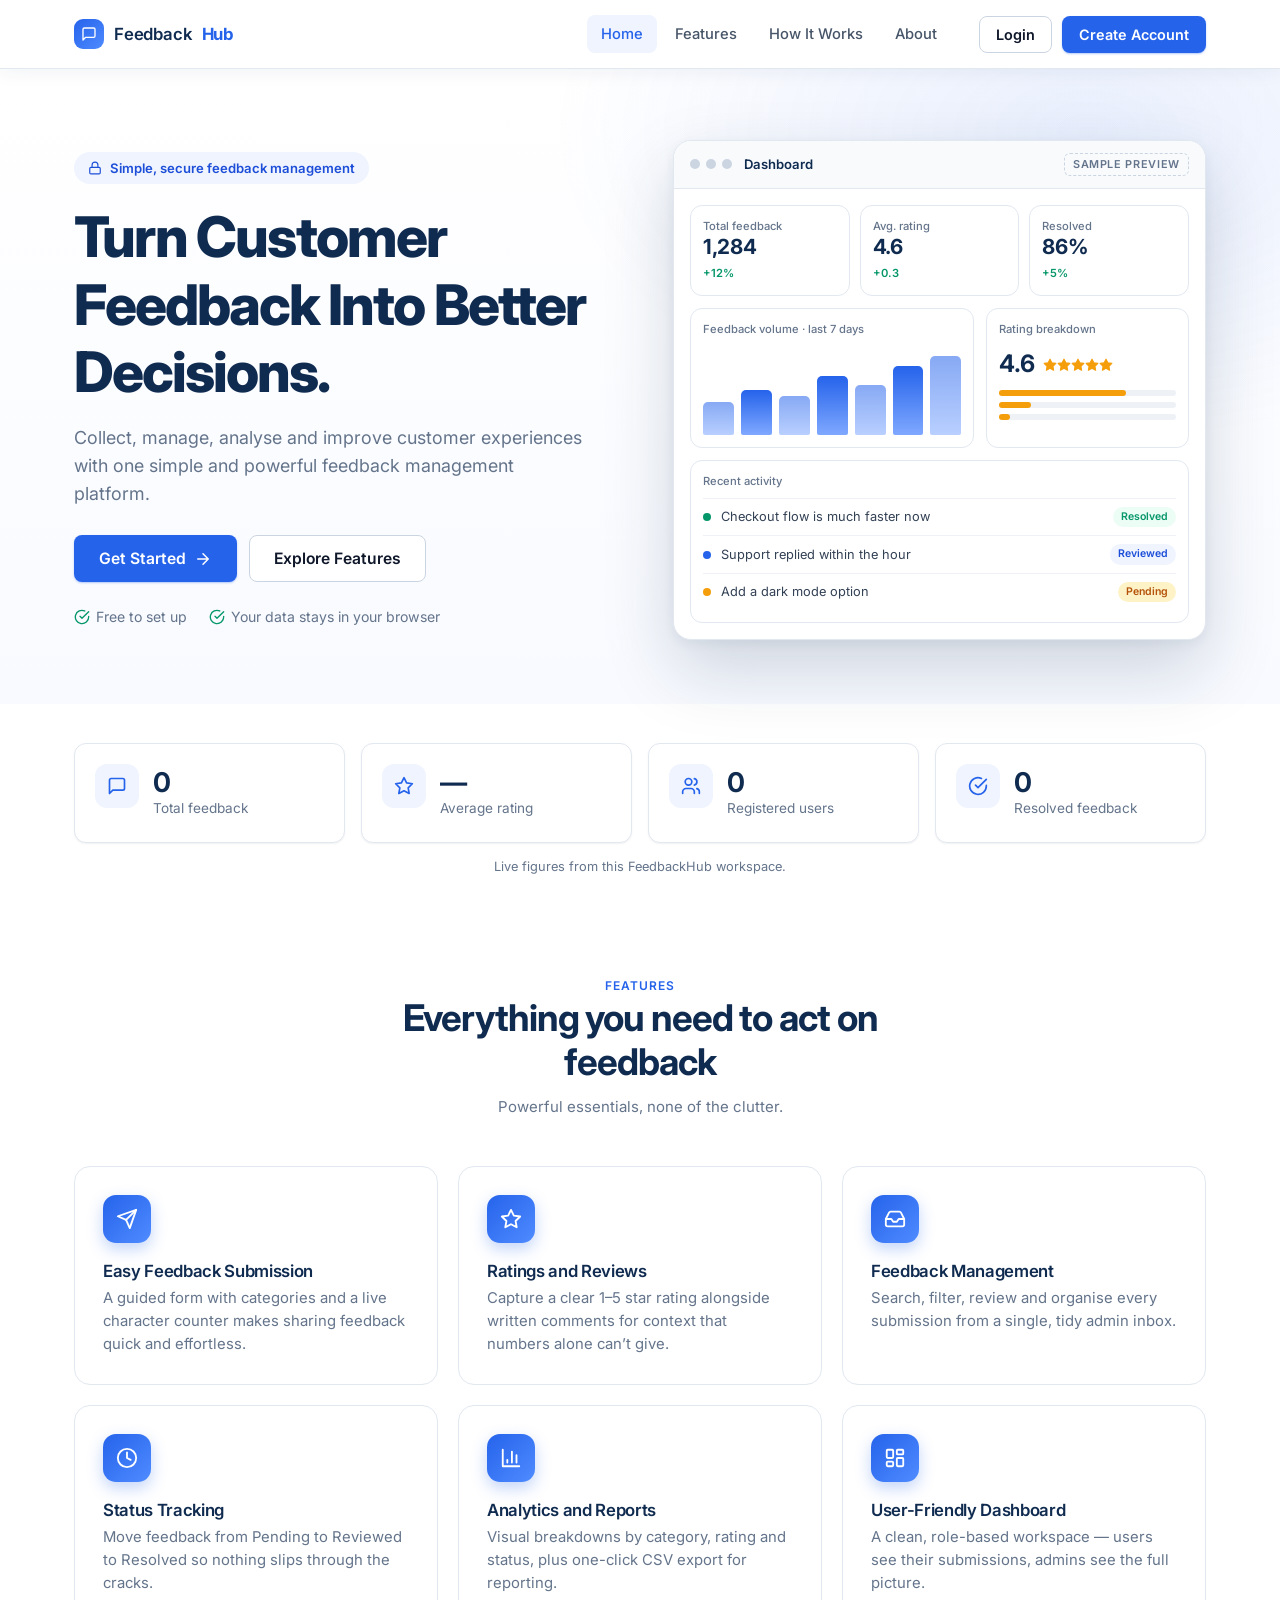
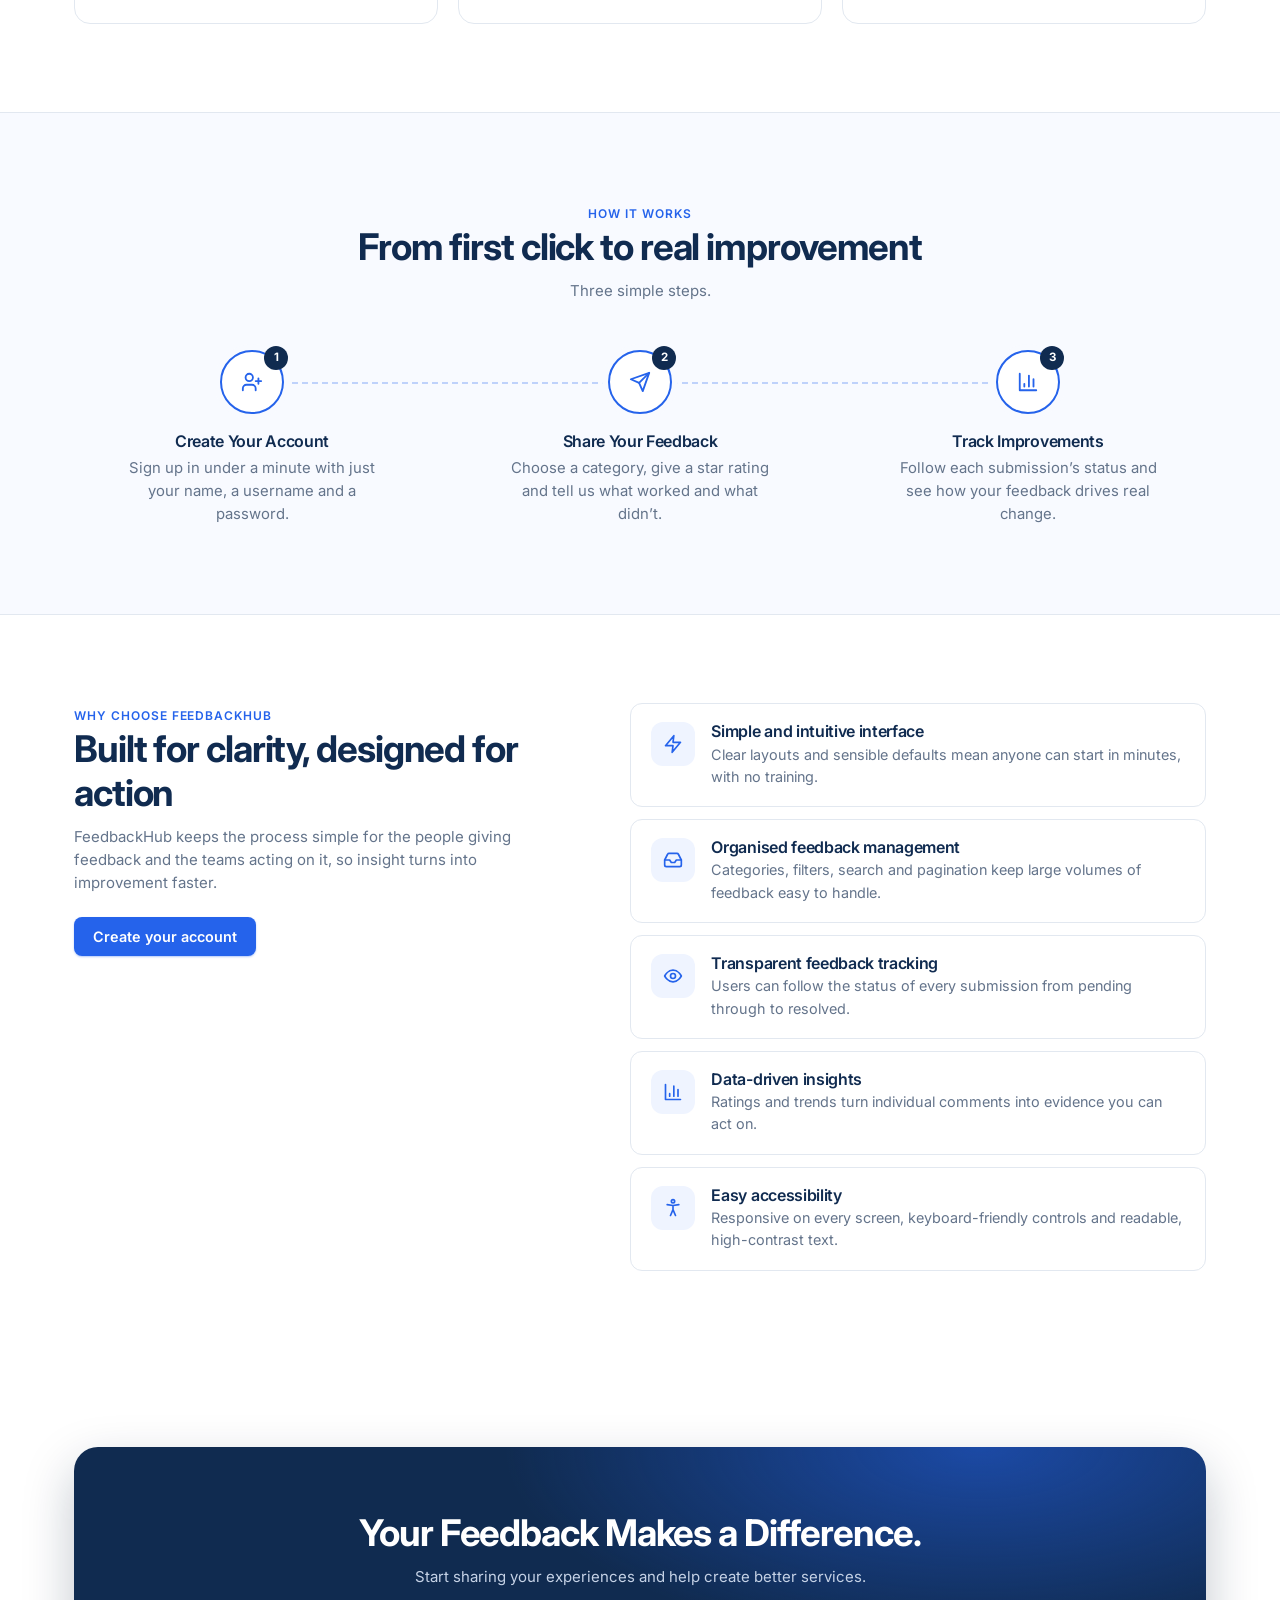
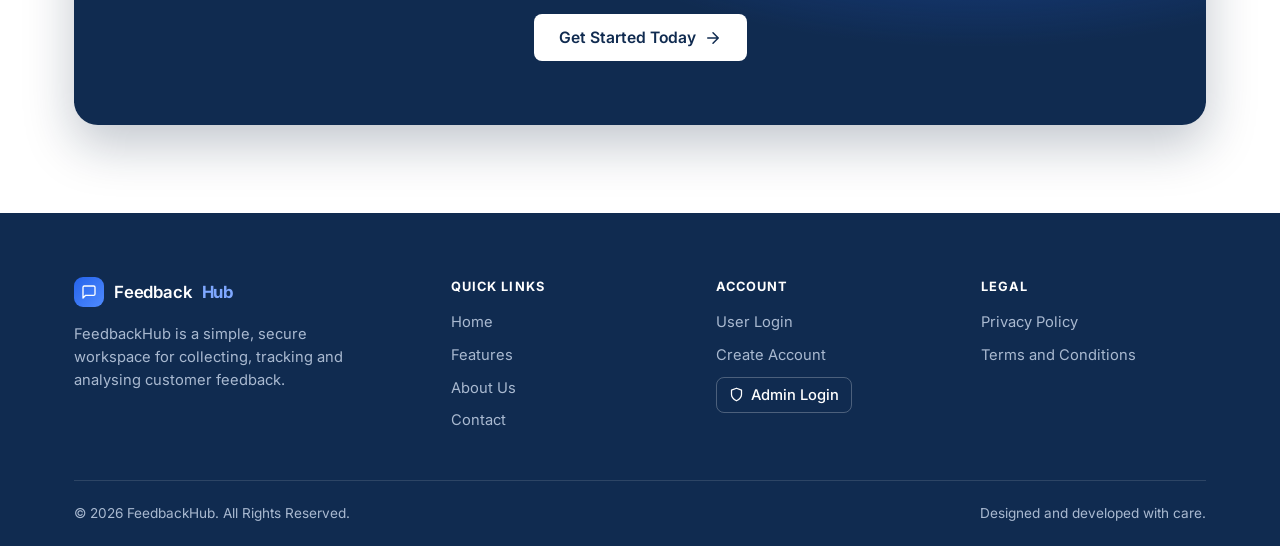
<file: index.html>
<!DOCTYPE html>
<html lang="en">
<head>
  <meta charset="UTF-8" />
  <meta name="viewport" content="width=device-width, initial-scale=1.0" />
  <title>FeedbackHub — Turn Customer Feedback Into Better Decisions</title>
  <meta name="description" content="FeedbackHub — collect, manage, analyse and improve customer experiences with one simple feedback management platform." />
  <link rel="preconnect" href="https://fonts.googleapis.com" /><link rel="preconnect" href="https://fonts.gstatic.com" crossorigin />
  <link href="https://fonts.googleapis.com/css2?family=Inter:wght@400;500;600;700&display=swap" rel="stylesheet" />
  <link rel="stylesheet" href="css/style.css" />
</head>
<body data-page="home" class="home">
<header class="site-nav"><div class="site-nav-in">
  <a class="brand" href="index.html"><span class="brand-mark"><svg class="icon" width="16" height="16" viewBox="0 0 24 24" fill="none" stroke="currentColor" stroke-width="2" stroke-linecap="round" stroke-linejoin="round" aria-hidden="true"><path d="M21 15a2 2 0 0 1-2 2H7l-4 4V5a2 2 0 0 1 2-2h14a2 2 0 0 1 2 2z"/></svg></span>Feedback<b>Hub</b></a>
  <button class="nav-toggle" type="button" aria-label="Toggle menu" aria-expanded="false" aria-controls="siteMenu"><svg class="icon" width="22" height="22" viewBox="0 0 24 24" fill="none" stroke="currentColor" stroke-width="2" stroke-linecap="round" stroke-linejoin="round" aria-hidden="true"><path d="M4 6h16M4 12h16M4 18h16"/></svg></button>
  <div class="site-menu" id="siteMenu">
    <ul class="site-links"><li><a href="#home" class="active">Home</a></li><li><a href="#features">Features</a></li><li><a href="#how-it-works">How It Works</a></li><li><a href="#about">About</a></li></ul>
    <div class="site-actions"><a class="btn btn-ghost" href="login.html" data-guest>Login</a><a class="btn btn-primary" href="signup.html" data-guest>Create Account</a><a class="btn btn-primary" href="feedback.html" data-member hidden>Go to dashboard</a></div>
  </div></div></header>
<main>
<section class="hero" id="home"><div class="wrap hero-grid">
  <div class="hero-copy">
    <span class="pill"><svg class="icon" width="14" height="14" viewBox="0 0 24 24" fill="none" stroke="currentColor" stroke-width="2" stroke-linecap="round" stroke-linejoin="round" aria-hidden="true"><rect x="3" y="11" width="18" height="11" rx="2"/><path d="M7 11V7a5 5 0 0 1 10 0v4"/></svg> Simple, secure feedback management</span>
    <h1>Turn Customer Feedback Into Better Decisions.</h1>
    <p class="lead">Collect, manage, analyse and improve customer experiences with one simple and powerful feedback management platform.</p>
    <div class="hero-cta"><a class="btn btn-primary btn-lg" href="signup.html" data-cta>Get Started <svg class="icon" width="18" height="18" viewBox="0 0 24 24" fill="none" stroke="currentColor" stroke-width="2" stroke-linecap="round" stroke-linejoin="round" aria-hidden="true"><path d="M5 12h14M12 5l7 7-7 7"/></svg></a><a class="btn btn-ghost btn-lg" href="#features">Explore Features</a></div>
    <ul class="hero-points"><li><svg class="icon" width="16" height="16" viewBox="0 0 24 24" fill="none" stroke="currentColor" stroke-width="2" stroke-linecap="round" stroke-linejoin="round" aria-hidden="true"><path d="M22 11.1V12a10 10 0 1 1-5.9-9.1"/><path d="m9 11 3 3L22 4"/></svg> Free to set up</li><li><svg class="icon" width="16" height="16" viewBox="0 0 24 24" fill="none" stroke="currentColor" stroke-width="2" stroke-linecap="round" stroke-linejoin="round" aria-hidden="true"><path d="M22 11.1V12a10 10 0 1 1-5.9-9.1"/><path d="m9 11 3 3L22 4"/></svg> Your data stays in your browser</li></ul>
  </div>
  <div class="hero-visual"><div class="mock" aria-hidden="true">
  <div class="mock-bar"><span class="dots"><i></i><i></i><i></i></span><span class="mock-title">Dashboard</span><span class="sample">Sample preview</span></div>
  <div class="mock-body">
    <div class="mock-stats"><div><small>Total feedback</small><b>1,284</b><em>+12%</em></div><div><small>Avg. rating</small><b>4.6</b><em>+0.3</em></div><div><small>Resolved</small><b>86%</b><em>+5%</em></div></div>
    <div class="mock-grid">
      <div class="mock-card"><small>Feedback volume · last 7 days</small><div class="mock-chart"><i style="--h:38%"></i><i style="--h:52%"></i><i style="--h:45%"></i><i style="--h:68%"></i><i style="--h:58%"></i><i style="--h:80%"></i><i style="--h:92%"></i></div></div>
      <div class="mock-card"><small>Rating breakdown</small><div class="mock-rate"><b>4.6</b><span class="stars"><span class="on"><svg class="icon" width="14" height="14" viewBox="0 0 24 24" fill="currentColor" stroke="currentColor" stroke-width="2" stroke-linecap="round" stroke-linejoin="round" aria-hidden="true"><path d="m12 2 3.1 6.3 6.9 1-5 4.9 1.2 6.8-6.2-3.3-6.2 3.3L7 14.2 2 9.3l6.9-1z"/></svg></span><span class="on"><svg class="icon" width="14" height="14" viewBox="0 0 24 24" fill="currentColor" stroke="currentColor" stroke-width="2" stroke-linecap="round" stroke-linejoin="round" aria-hidden="true"><path d="m12 2 3.1 6.3 6.9 1-5 4.9 1.2 6.8-6.2-3.3-6.2 3.3L7 14.2 2 9.3l6.9-1z"/></svg></span><span class="on"><svg class="icon" width="14" height="14" viewBox="0 0 24 24" fill="currentColor" stroke="currentColor" stroke-width="2" stroke-linecap="round" stroke-linejoin="round" aria-hidden="true"><path d="m12 2 3.1 6.3 6.9 1-5 4.9 1.2 6.8-6.2-3.3-6.2 3.3L7 14.2 2 9.3l6.9-1z"/></svg></span><span class="on"><svg class="icon" width="14" height="14" viewBox="0 0 24 24" fill="currentColor" stroke="currentColor" stroke-width="2" stroke-linecap="round" stroke-linejoin="round" aria-hidden="true"><path d="m12 2 3.1 6.3 6.9 1-5 4.9 1.2 6.8-6.2-3.3-6.2 3.3L7 14.2 2 9.3l6.9-1z"/></svg></span><span class="on"><svg class="icon" width="14" height="14" viewBox="0 0 24 24" fill="currentColor" stroke="currentColor" stroke-width="2" stroke-linecap="round" stroke-linejoin="round" aria-hidden="true"><path d="m12 2 3.1 6.3 6.9 1-5 4.9 1.2 6.8-6.2-3.3-6.2 3.3L7 14.2 2 9.3l6.9-1z"/></svg></span></span></div>
        <div class="rbar"><i style="--w:72%"></i></div><div class="rbar"><i style="--w:18%"></i></div><div class="rbar"><i style="--w:6%"></i></div></div>
    </div>
    <div class="mock-card"><small>Recent activity</small>
      <div class="act"><span class="dot g"></span>Checkout flow is much faster now<em class="badge badge-resolved">Resolved</em></div>
      <div class="act"><span class="dot b"></span>Support replied within the hour<em class="badge badge-reviewed">Reviewed</em></div>
      <div class="act"><span class="dot a"></span>Add a dark mode option<em class="badge badge-pending">Pending</em></div></div>
  </div>
</div></div>
</div></section>
<section class="stats-band"><div class="wrap"><div class="stat-grid-home"><div class="stat-tile reveal"><span class="stat-ico"><svg class="icon" width="20" height="20" viewBox="0 0 24 24" fill="none" stroke="currentColor" stroke-width="2" stroke-linecap="round" stroke-linejoin="round" aria-hidden="true"><path d="M21 15a2 2 0 0 1-2 2H7l-4 4V5a2 2 0 0 1 2-2h14a2 2 0 0 1 2 2z"/></svg></span><div><div class="stat-num" data-stat="total">–</div><div class="stat-cap">Total feedback</div></div></div><div class="stat-tile reveal"><span class="stat-ico"><svg class="icon" width="20" height="20" viewBox="0 0 24 24" fill="none" stroke="currentColor" stroke-width="2" stroke-linecap="round" stroke-linejoin="round" aria-hidden="true"><path d="m12 2 3.1 6.3 6.9 1-5 4.9 1.2 6.8-6.2-3.3-6.2 3.3L7 14.2 2 9.3l6.9-1z"/></svg></span><div><div class="stat-num" data-stat="avg">–</div><div class="stat-cap">Average rating</div></div></div><div class="stat-tile reveal"><span class="stat-ico"><svg class="icon" width="20" height="20" viewBox="0 0 24 24" fill="none" stroke="currentColor" stroke-width="2" stroke-linecap="round" stroke-linejoin="round" aria-hidden="true"><path d="M16 21v-2a4 4 0 0 0-4-4H6a4 4 0 0 0-4 4v2"/><circle cx="9" cy="7" r="4"/><path d="M22 21v-2a4 4 0 0 0-3-3.9M16 3.1a4 4 0 0 1 0 7.8"/></svg></span><div><div class="stat-num" data-stat="users">–</div><div class="stat-cap">Registered users</div></div></div><div class="stat-tile reveal"><span class="stat-ico"><svg class="icon" width="20" height="20" viewBox="0 0 24 24" fill="none" stroke="currentColor" stroke-width="2" stroke-linecap="round" stroke-linejoin="round" aria-hidden="true"><path d="M22 11.1V12a10 10 0 1 1-5.9-9.1"/><path d="m9 11 3 3L22 4"/></svg></span><div><div class="stat-num" data-stat="resolved">–</div><div class="stat-cap">Resolved feedback</div></div></div></div><p class="stats-note">Live figures from this FeedbackHub workspace.</p></div></section>
<section class="section" id="features"><div class="wrap">
  <div class="sec-head reveal"><span class="eyebrow">Features</span><h2>Everything you need to act on feedback</h2><p>Powerful essentials, none of the clutter.</p></div>
  <div class="feature-grid"><article class="feature reveal"><div class="feature-ico"><svg class="icon" width="22" height="22" viewBox="0 0 24 24" fill="none" stroke="currentColor" stroke-width="2" stroke-linecap="round" stroke-linejoin="round" aria-hidden="true"><path d="m22 2-7 20-4-9-9-4z"/><path d="M22 2 11 13"/></svg></div><h3>Easy Feedback Submission</h3><p>A guided form with categories and a live character counter makes sharing feedback quick and effortless.</p></article><article class="feature reveal"><div class="feature-ico"><svg class="icon" width="22" height="22" viewBox="0 0 24 24" fill="none" stroke="currentColor" stroke-width="2" stroke-linecap="round" stroke-linejoin="round" aria-hidden="true"><path d="m12 2 3.1 6.3 6.9 1-5 4.9 1.2 6.8-6.2-3.3-6.2 3.3L7 14.2 2 9.3l6.9-1z"/></svg></div><h3>Ratings and Reviews</h3><p>Capture a clear 1–5 star rating alongside written comments for context that numbers alone can’t give.</p></article><article class="feature reveal"><div class="feature-ico"><svg class="icon" width="22" height="22" viewBox="0 0 24 24" fill="none" stroke="currentColor" stroke-width="2" stroke-linecap="round" stroke-linejoin="round" aria-hidden="true"><path d="M22 12h-6l-2 3h-4l-2-3H2"/><path d="M5.5 5.1 2 12v6a2 2 0 0 0 2 2h16a2 2 0 0 0 2-2v-6l-3.5-6.9A2 2 0 0 0 16.7 4H7.3a2 2 0 0 0-1.8 1.1z"/></svg></div><h3>Feedback Management</h3><p>Search, filter, review and organise every submission from a single, tidy admin inbox.</p></article><article class="feature reveal"><div class="feature-ico"><svg class="icon" width="22" height="22" viewBox="0 0 24 24" fill="none" stroke="currentColor" stroke-width="2" stroke-linecap="round" stroke-linejoin="round" aria-hidden="true"><circle cx="12" cy="12" r="10"/><path d="M12 6v6l4 2"/></svg></div><h3>Status Tracking</h3><p>Move feedback from Pending to Reviewed to Resolved so nothing slips through the cracks.</p></article><article class="feature reveal"><div class="feature-ico"><svg class="icon" width="22" height="22" viewBox="0 0 24 24" fill="none" stroke="currentColor" stroke-width="2" stroke-linecap="round" stroke-linejoin="round" aria-hidden="true"><path d="M3 3v18h18"/><path d="M18 17V9M13 17V5M8 17v-3"/></svg></div><h3>Analytics and Reports</h3><p>Visual breakdowns by category, rating and status, plus one-click CSV export for reporting.</p></article><article class="feature reveal"><div class="feature-ico"><svg class="icon" width="22" height="22" viewBox="0 0 24 24" fill="none" stroke="currentColor" stroke-width="2" stroke-linecap="round" stroke-linejoin="round" aria-hidden="true"><rect x="3" y="3" width="7" height="9" rx="1"/><rect x="14" y="3" width="7" height="5" rx="1"/><rect x="14" y="12" width="7" height="9" rx="1"/><rect x="3" y="16" width="7" height="5" rx="1"/></svg></div><h3>User-Friendly Dashboard</h3><p>A clean, role-based workspace — users see their submissions, admins see the full picture.</p></article></div></div></section>
<section class="section alt" id="how-it-works"><div class="wrap">
  <div class="sec-head reveal"><span class="eyebrow">How it works</span><h2>From first click to real improvement</h2><p>Three simple steps.</p></div>
  <ol class="steps"><li class="step reveal"><div class="step-num"><svg class="icon" width="22" height="22" viewBox="0 0 24 24" fill="none" stroke="currentColor" stroke-width="2" stroke-linecap="round" stroke-linejoin="round" aria-hidden="true"><path d="M16 21v-2a4 4 0 0 0-4-4H6a4 4 0 0 0-4 4v2"/><circle cx="9" cy="7" r="4"/><path d="M19 8v6M22 11h-6"/></svg><span>1</span></div><h3>Create Your Account</h3><p>Sign up in under a minute with just your name, a username and a password.</p></li><li class="step reveal"><div class="step-num"><svg class="icon" width="22" height="22" viewBox="0 0 24 24" fill="none" stroke="currentColor" stroke-width="2" stroke-linecap="round" stroke-linejoin="round" aria-hidden="true"><path d="m22 2-7 20-4-9-9-4z"/><path d="M22 2 11 13"/></svg><span>2</span></div><h3>Share Your Feedback</h3><p>Choose a category, give a star rating and tell us what worked and what didn’t.</p></li><li class="step reveal"><div class="step-num"><svg class="icon" width="22" height="22" viewBox="0 0 24 24" fill="none" stroke="currentColor" stroke-width="2" stroke-linecap="round" stroke-linejoin="round" aria-hidden="true"><path d="M3 3v18h18"/><path d="M18 17V9M13 17V5M8 17v-3"/></svg><span>3</span></div><h3>Track Improvements</h3><p>Follow each submission’s status and see how your feedback drives real change.</p></li></ol></div></section>
<section class="section" id="about"><div class="wrap why-grid">
  <div class="why-copy reveal"><span class="eyebrow">Why choose FeedbackHub</span><h2>Built for clarity, designed for action</h2>
    <p>FeedbackHub keeps the process simple for the people giving feedback and the teams acting on it, so insight turns into improvement faster.</p>
    <a class="btn btn-primary" href="signup.html" data-cta>Create your account</a></div>
  <ul class="why-list"><li class="why-item reveal"><span class="why-ico"><svg class="icon" width="20" height="20" viewBox="0 0 24 24" fill="none" stroke="currentColor" stroke-width="2" stroke-linecap="round" stroke-linejoin="round" aria-hidden="true"><path d="M13 2 3 14h9l-1 8 10-12h-9z"/></svg></span><div><h3>Simple and intuitive interface</h3><p>Clear layouts and sensible defaults mean anyone can start in minutes, with no training.</p></div></li><li class="why-item reveal"><span class="why-ico"><svg class="icon" width="20" height="20" viewBox="0 0 24 24" fill="none" stroke="currentColor" stroke-width="2" stroke-linecap="round" stroke-linejoin="round" aria-hidden="true"><path d="M22 12h-6l-2 3h-4l-2-3H2"/><path d="M5.5 5.1 2 12v6a2 2 0 0 0 2 2h16a2 2 0 0 0 2-2v-6l-3.5-6.9A2 2 0 0 0 16.7 4H7.3a2 2 0 0 0-1.8 1.1z"/></svg></span><div><h3>Organised feedback management</h3><p>Categories, filters, search and pagination keep large volumes of feedback easy to handle.</p></div></li><li class="why-item reveal"><span class="why-ico"><svg class="icon" width="20" height="20" viewBox="0 0 24 24" fill="none" stroke="currentColor" stroke-width="2" stroke-linecap="round" stroke-linejoin="round" aria-hidden="true"><path d="M2 12s3.6-7 10-7 10 7 10 7-3.6 7-10 7S2 12 2 12z"/><circle cx="12" cy="12" r="3"/></svg></span><div><h3>Transparent feedback tracking</h3><p>Users can follow the status of every submission from pending through to resolved.</p></div></li><li class="why-item reveal"><span class="why-ico"><svg class="icon" width="20" height="20" viewBox="0 0 24 24" fill="none" stroke="currentColor" stroke-width="2" stroke-linecap="round" stroke-linejoin="round" aria-hidden="true"><path d="M3 3v18h18"/><path d="M18 17V9M13 17V5M8 17v-3"/></svg></span><div><h3>Data-driven insights</h3><p>Ratings and trends turn individual comments into evidence you can act on.</p></div></li><li class="why-item reveal"><span class="why-ico"><svg class="icon" width="20" height="20" viewBox="0 0 24 24" fill="none" stroke="currentColor" stroke-width="2" stroke-linecap="round" stroke-linejoin="round" aria-hidden="true"><circle cx="12" cy="4" r="2"/><path d="M5 8l7 1 7-1M12 9v5m0 0-3 7m3-7 3 7"/></svg></span><div><h3>Easy accessibility</h3><p>Responsive on every screen, keyboard-friendly controls and readable, high-contrast text.</p></div></li></ul></div></section>
<section class="section"><div class="wrap"><div class="cta reveal"><h2>Your Feedback Makes a Difference.</h2><p>Start sharing your experiences and help create better services.</p>
  <a class="btn btn-white btn-lg" href="signup.html" data-cta>Get Started Today <svg class="icon" width="18" height="18" viewBox="0 0 24 24" fill="none" stroke="currentColor" stroke-width="2" stroke-linecap="round" stroke-linejoin="round" aria-hidden="true"><path d="M5 12h14M12 5l7 7-7 7"/></svg></a></div></div></section>
</main>
<footer class="site-footer"><div class="wrap">
  <div class="foot-grid">
    <div class="foot-brand"><a class="brand" href="index.html"><span class="brand-mark"><svg class="icon" width="16" height="16" viewBox="0 0 24 24" fill="none" stroke="currentColor" stroke-width="2" stroke-linecap="round" stroke-linejoin="round" aria-hidden="true"><path d="M21 15a2 2 0 0 1-2 2H7l-4 4V5a2 2 0 0 1 2-2h14a2 2 0 0 1 2 2z"/></svg></span>Feedback<b>Hub</b></a><p>FeedbackHub is a simple, secure workspace for collecting, tracking and analysing customer feedback.</p></div>
    <div><h4>Quick Links</h4><ul><li><a href="#home">Home</a></li><li><a href="#features">Features</a></li><li><a href="#about">About Us</a></li><li><a href="mailto:support@feedbackhub.example">Contact</a></li></ul></div>
    <div><h4>Account</h4><ul><li><a href="login.html">User Login</a></li><li><a href="signup.html">Create Account</a></li><li><a class="admin-link" href="admin-login.html"><svg class="icon" width="15" height="15" viewBox="0 0 24 24" fill="none" stroke="currentColor" stroke-width="2" stroke-linecap="round" stroke-linejoin="round" aria-hidden="true"><path d="M12 22s8-4 8-10V5l-8-3-8 3v7c0 6 8 10 8 10z"/></svg> Admin Login</a></li></ul></div>
    <div><h4>Legal</h4><ul><li><a href="legal.html#privacy">Privacy Policy</a></li><li><a href="legal.html#terms">Terms and Conditions</a></li></ul></div>
  </div>
  <div class="foot-bottom"><span>© 2026 FeedbackHub. All Rights Reserved.</span><span>Designed and developed with care.</span></div>
</div></footer>
  <script src="js/storage.js"></script>
  <script src="js/ui.js"></script>
</body>
</html>
</file>
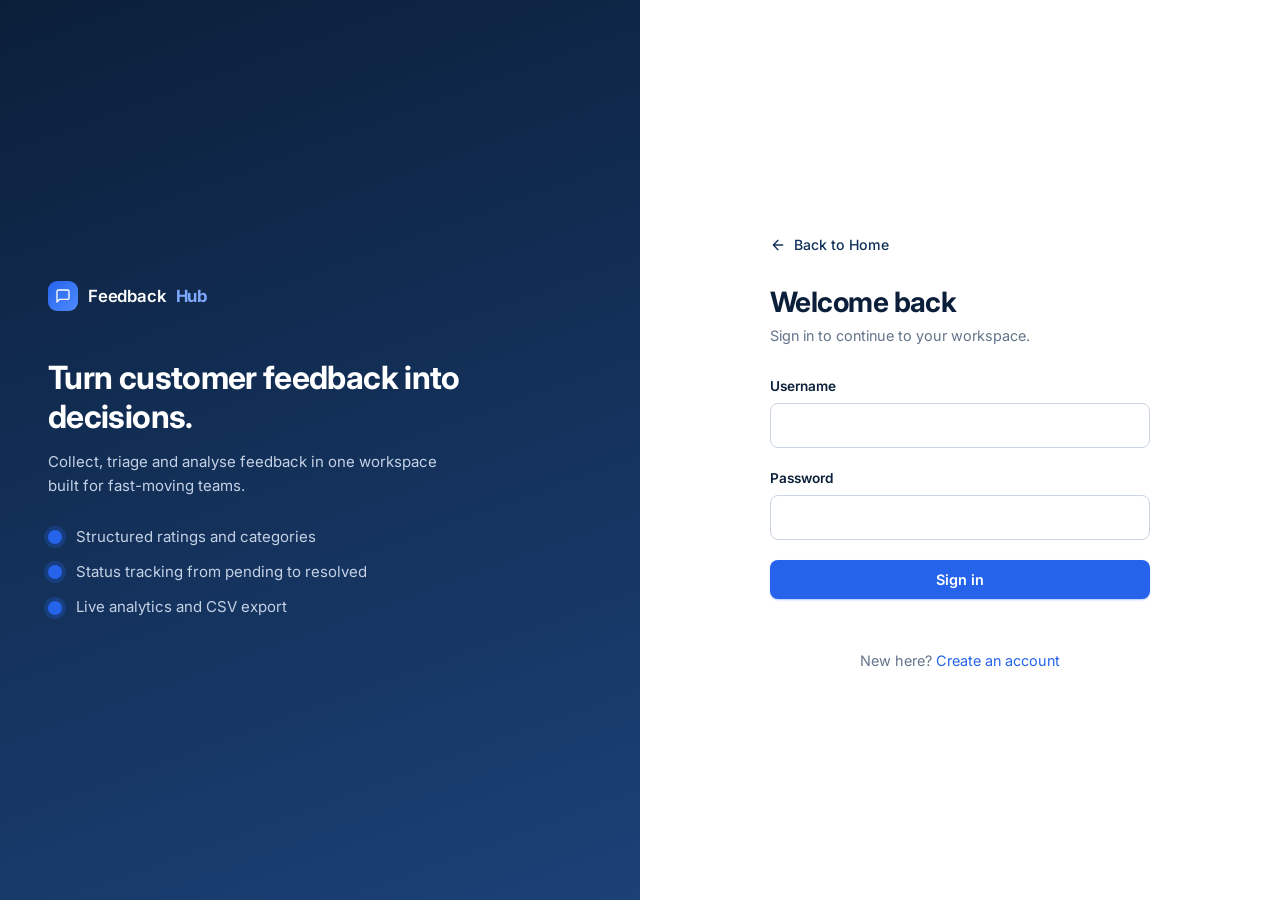
<file: admin-dashboard.html>
<!DOCTYPE html>
<html lang="en">
<head>
  <meta charset="UTF-8" />
  <meta name="viewport" content="width=device-width, initial-scale=1.0" />
  <title>Dashboard — FeedbackHub</title>
  <link rel="preconnect" href="https://fonts.googleapis.com" /><link rel="preconnect" href="https://fonts.gstatic.com" crossorigin />
  <link href="https://fonts.googleapis.com/css2?family=Inter:wght@400;500;600;700&display=swap" rel="stylesheet" />
  <link rel="stylesheet" href="css/style.css" />
</head>
<body data-page="dash">
  <div id="nav"></div>
  <main class="page wide">
    <div class="page-head"><div><div class="eyebrow">Admin</div><h1>Feedback inbox</h1>
      <p class="subtitle">Triage, review and resolve customer feedback. <span id="resultCount"></span></p></div>
      <button class="btn btn-primary" id="exportBtn" type="button"><svg class="icon" width="16" height="16" viewBox="0 0 24 24" fill="none" stroke="currentColor" stroke-width="2" stroke-linecap="round" stroke-linejoin="round"><path d="M21 15v4a2 2 0 0 1-2 2H5a2 2 0 0 1-2-2v-4M7 10l5 5 5-5M12 15V3"/></svg>Export CSV</button></div>
    <div class="card toolbar-card"><div class="toolbar">
      <div class="search"><svg class="icon" width="16" height="16" viewBox="0 0 24 24" fill="none" stroke="currentColor" stroke-width="2" stroke-linecap="round"><circle cx="11" cy="11" r="8"/><path d="m21 21-4.3-4.3"/></svg><input type="search" id="searchInput" placeholder="Search name or comment…" aria-label="Search feedback" /></div>
      <select id="categoryFilter" aria-label="All categories"><option value="">All categories</option><option >Product</option><option >Service</option><option >Support</option><option >Delivery</option><option >Other</option></select><select id="statusFilter" aria-label="All statuses"><option value="">All statuses</option><option >Pending</option><option >Reviewed</option><option >Resolved</option></select>
      <select id="ratingFilter" aria-label="All ratings"><option value="">All ratings</option><option value="5">5 stars</option><option value="4">4 stars</option><option value="3">3 stars</option><option value="2">2 stars</option><option value="1">1 star</option></select>
      <button class="btn btn-ghost" id="clearBtn" type="button">Clear</button></div></div>
    <div class="card table-card" id="tableWrap"><div class="table-scroll"><table class="table"><thead><tr><th>Date</th><th>Customer</th><th>Category</th><th>Rating</th><th>Comment</th><th>Status</th><th class="th-actions">Actions</th></tr></thead><tbody id="tableBody"></tbody></table></div></div>
    <div class="card empty-state" id="emptyState" hidden><h3>No feedback found</h3><p>Try adjusting your search or filters.</p></div>
    <div class="pager" id="pager"><span id="pagerInfo"></span><div class="pager-btns"><button class="btn btn-ghost btn-sm" id="prevBtn" type="button">Previous</button><span id="pageLabel"></span><button class="btn btn-ghost btn-sm" id="nextBtn" type="button">Next</button></div></div>
  </main>
  <script src="js/storage.js"></script>
  <script src="js/ui.js"></script>
  <script src="js/dashboard.js"></script>
</body>
</html>
</file>
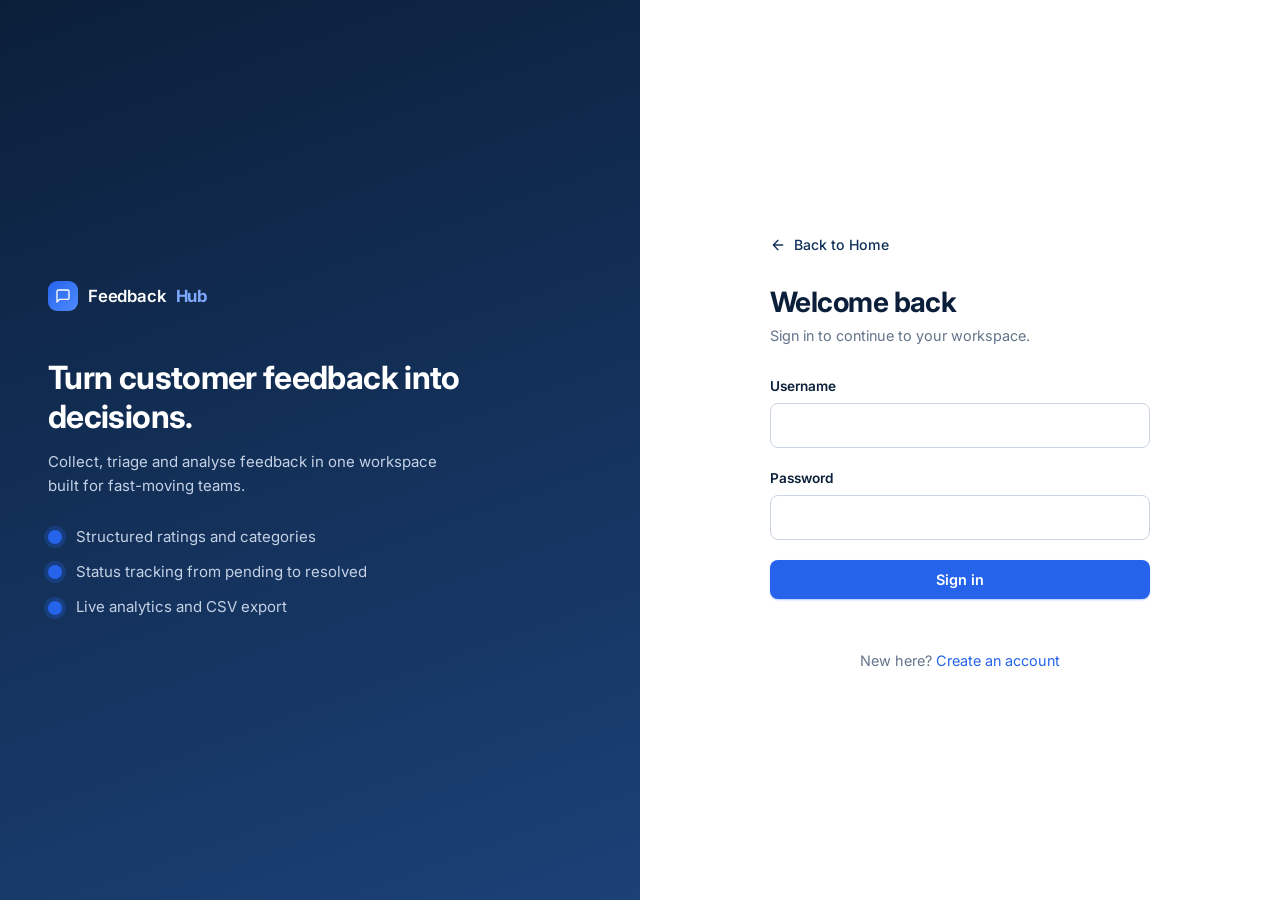
<file: admin-detail.html>
<!DOCTYPE html>
<html lang="en">
<head>
  <meta charset="UTF-8" />
  <meta name="viewport" content="width=device-width, initial-scale=1.0" />
  <title>Feedback detail — FeedbackHub</title>
  <link rel="preconnect" href="https://fonts.googleapis.com" /><link rel="preconnect" href="https://fonts.gstatic.com" crossorigin />
  <link href="https://fonts.googleapis.com/css2?family=Inter:wght@400;500;600;700&display=swap" rel="stylesheet" />
  <link rel="stylesheet" href="css/style.css" />
</head>
<body data-page="dash">
  <div id="nav"></div>
  <main class="page">
    <a class="back-link" href="admin-dashboard.html"><svg class="icon" width="16" height="16" viewBox="0 0 24 24" fill="none" stroke="currentColor" stroke-width="2" stroke-linecap="round" stroke-linejoin="round"><path d="m12 19-7-7 7-7M19 12H5"/></svg>Back to inbox</a>
    <div id="detailContent"></div>
  </main>
  <script src="js/storage.js"></script>
  <script src="js/ui.js"></script>
  <script src="js/detail.js"></script>
</body>
</html>
</file>
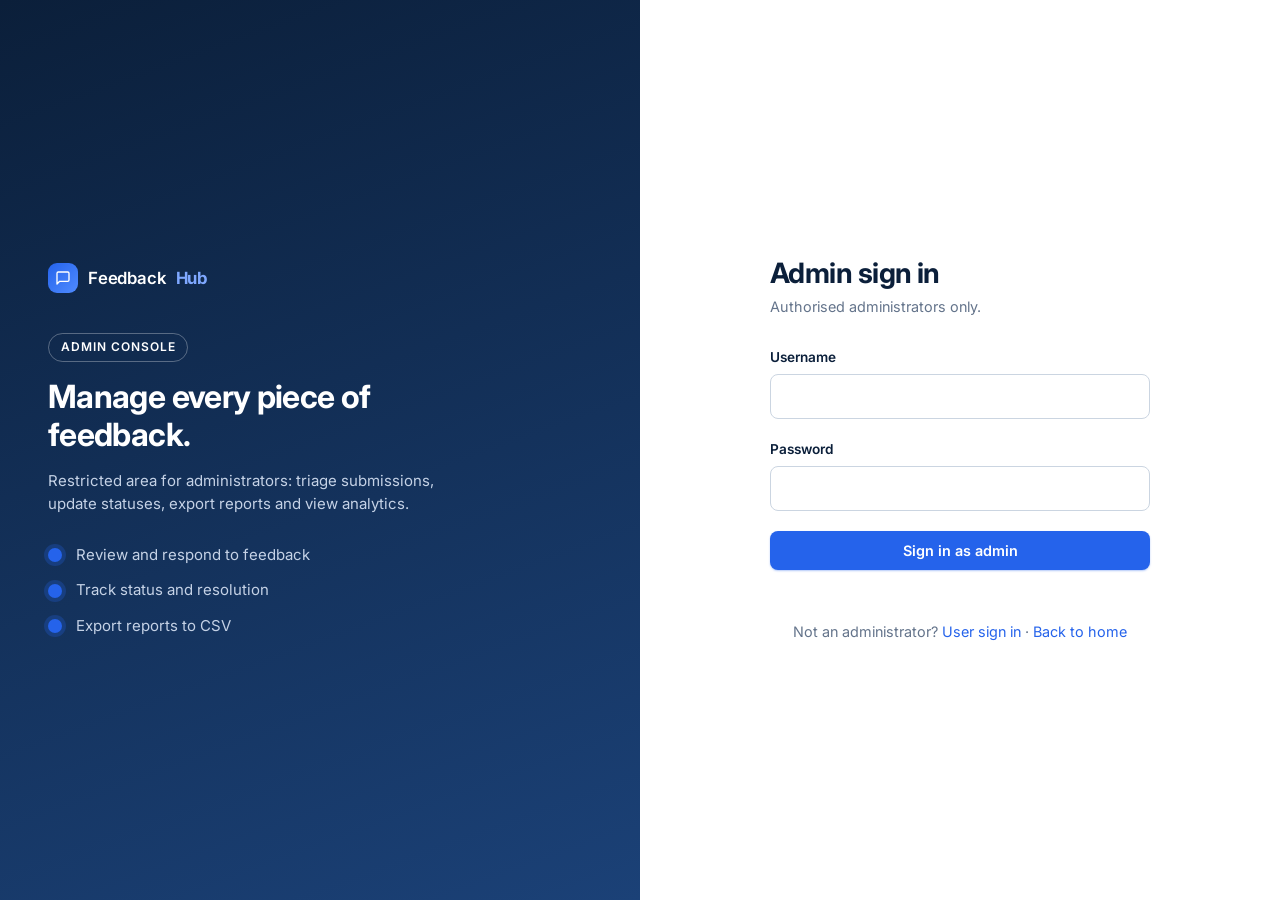
<file: admin-login.html>
<!DOCTYPE html>
<html lang="en">
<head>
  <meta charset="UTF-8" />
  <meta name="viewport" content="width=device-width, initial-scale=1.0" />
  <title>Admin sign in — FeedbackHub</title>
  <link rel="preconnect" href="https://fonts.googleapis.com" /><link rel="preconnect" href="https://fonts.gstatic.com" crossorigin />
  <link href="https://fonts.googleapis.com/css2?family=Inter:wght@400;500;600;700&display=swap" rel="stylesheet" />
  <link rel="stylesheet" href="css/style.css" />
</head>
<body data-page="adminlogin">
  <main class="auth">
    <section class="auth-aside"><div class="auth-aside-in">
      <div class="brand"><span class="brand-mark"><svg class="icon" width="16" height="16" viewBox="0 0 24 24" fill="none" stroke="currentColor" stroke-width="2" stroke-linecap="round" stroke-linejoin="round"><path d="M21 15a2 2 0 0 1-2 2H7l-4 4V5a2 2 0 0 1 2-2h14a2 2 0 0 1 2 2z"/></svg></span>Feedback<b>Hub</b></div>
      <span class="admin-tag">Admin console</span><h2>Manage every piece of feedback.</h2>
      <p>Restricted area for administrators: triage submissions, update statuses, export reports and view analytics.</p>
      <ul><li>Review and respond to feedback</li><li>Track status and resolution</li><li>Export reports to CSV</li></ul>
    </div></section>
    <section class="auth-main"><div class="auth-card">
      <h1>Admin sign in</h1><p class="subtitle">Authorised administrators only.</p>
      <form id="adminLoginForm">
        <div class="field"><label for="username">Username</label><input type="text" id="username" required autocapitalize="off" autocorrect="off" spellcheck="false" autocomplete="username" /></div>
        <div class="field"><label for="password">Password</label><input type="password" id="password" required autocomplete="current-password" /></div>
        <button type="submit" class="btn btn-primary btn-block" id="loginBtn">Sign in as admin</button>
        <p class="form-message error-text" id="loginError" role="alert"></p>
      </form>
      <p class="auth-alt">Not an administrator? <a href="login.html">User sign in</a> · <a href="index.html">Back to home</a></p>
    </div></section>
  </main>
  <script src="js/storage.js"></script>
  <script src="js/ui.js"></script>
  <script src="js/login.js"></script>
</body>
</html>
</file>
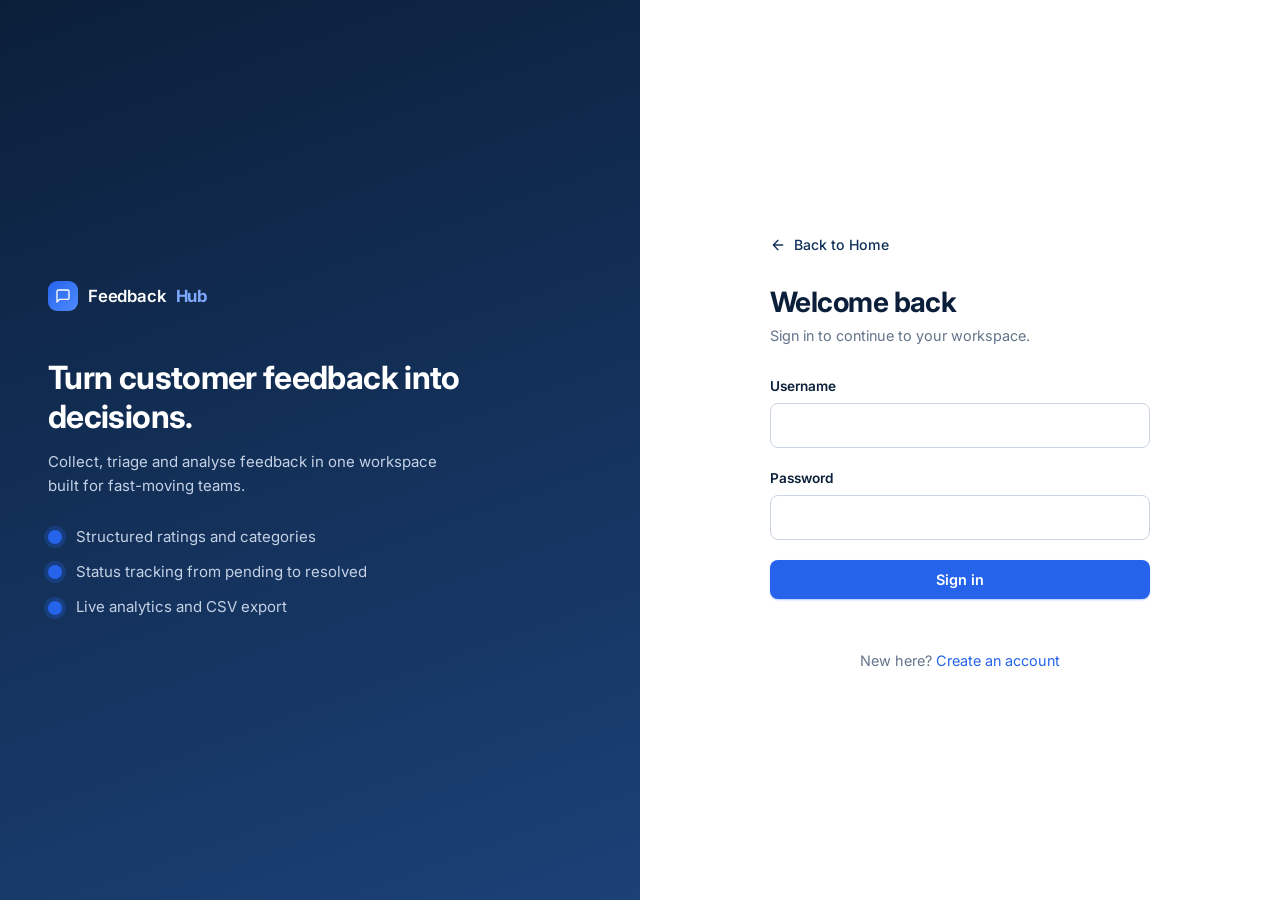
<file: feedback.html>
<!DOCTYPE html>
<html lang="en">
<head>
  <meta charset="UTF-8" />
  <meta name="viewport" content="width=device-width, initial-scale=1.0" />
  <title>Share feedback — FeedbackHub</title>
  <link rel="preconnect" href="https://fonts.googleapis.com" /><link rel="preconnect" href="https://fonts.gstatic.com" crossorigin />
  <link href="https://fonts.googleapis.com/css2?family=Inter:wght@400;500;600;700&display=swap" rel="stylesheet" />
  <link rel="stylesheet" href="css/style.css" />
</head>
<body data-page="give">
  <div id="nav"></div>
  <main class="page narrow">
    <div class="page-head"><div><div class="eyebrow">Feedback</div><h1>Tell us what you think</h1>
      <p class="subtitle">Your feedback goes straight to the team that can act on it. It takes under a minute.</p></div></div>
    <section class="pulse" id="pulse" aria-label="Recent feedback ratings">
      <span class="pulse-label">Recent pulse</span><span class="pulse-empty" id="pulseEmpty">No feedback yet — be the first.</span>
    </section>
    <div class="card">
      <form id="feedbackForm" novalidate>
        <div class="field"><label for="customerName">Your name</label>
          <input type="text" id="customerName" autocomplete="name" maxlength="60" required /></div>
        <div class="field"><label for="category">Category <span class="req">*</span></label>
          <select id="category" required><option value="" disabled selected>Choose a category</option>
            <option>Product</option><option>Service</option><option>Support</option><option>Delivery</option><option>Other</option></select></div>
        <div class="field"><label>Rating <span class="req">*</span></label>
          <div class="star-input" id="starInput" role="group" aria-label="Choose a rating from one to five stars">
            <button type="button" data-value="1" aria-label="1 star" aria-pressed="false"><svg class="icon" width="28" height="28" viewBox="0 0 24 24" stroke="currentColor" stroke-width="1.8" stroke-linejoin="round"><path d="m12 2 3.1 6.3 6.9 1-5 4.9 1.2 6.8-6.2-3.3-6.2 3.3L7 14.2 2 9.3l6.9-1z"/></svg></button><button type="button" data-value="2" aria-label="2 stars" aria-pressed="false"><svg class="icon" width="28" height="28" viewBox="0 0 24 24" stroke="currentColor" stroke-width="1.8" stroke-linejoin="round"><path d="m12 2 3.1 6.3 6.9 1-5 4.9 1.2 6.8-6.2-3.3-6.2 3.3L7 14.2 2 9.3l6.9-1z"/></svg></button><button type="button" data-value="3" aria-label="3 stars" aria-pressed="false"><svg class="icon" width="28" height="28" viewBox="0 0 24 24" stroke="currentColor" stroke-width="1.8" stroke-linejoin="round"><path d="m12 2 3.1 6.3 6.9 1-5 4.9 1.2 6.8-6.2-3.3-6.2 3.3L7 14.2 2 9.3l6.9-1z"/></svg></button><button type="button" data-value="4" aria-label="4 stars" aria-pressed="false"><svg class="icon" width="28" height="28" viewBox="0 0 24 24" stroke="currentColor" stroke-width="1.8" stroke-linejoin="round"><path d="m12 2 3.1 6.3 6.9 1-5 4.9 1.2 6.8-6.2-3.3-6.2 3.3L7 14.2 2 9.3l6.9-1z"/></svg></button><button type="button" data-value="5" aria-label="5 stars" aria-pressed="false"><svg class="icon" width="28" height="28" viewBox="0 0 24 24" stroke="currentColor" stroke-width="1.8" stroke-linejoin="round"><path d="m12 2 3.1 6.3 6.9 1-5 4.9 1.2 6.8-6.2-3.3-6.2 3.3L7 14.2 2 9.3l6.9-1z"/></svg></button>
          </div>
          <input type="hidden" id="rating" /><div class="hint" id="ratingHint" aria-live="polite">Choose a rating from 1 to 5.</div></div>
        <div class="field"><label for="comment">Comments or suggestions <span class="req">*</span></label>
          <textarea id="comment" placeholder="What worked well? What could be better?" maxlength="500" required></textarea>
          <div class="field-meta"><span>At least 5 characters.</span><span id="commentCount">0 / 500</span></div></div>
        <div class="form-actions"><button type="submit" class="btn btn-primary" id="submitFeedback">Submit feedback</button>
          <span class="hint">Saved securely in this browser.</span></div>
        <p class="form-message" id="formMessage" role="status" aria-live="polite"></p>
      </form>
    </div>
  </main>
  <script src="js/storage.js"></script>
  <script src="js/ui.js"></script>
  <script src="js/form.js"></script>
</body>
</html>
</file>
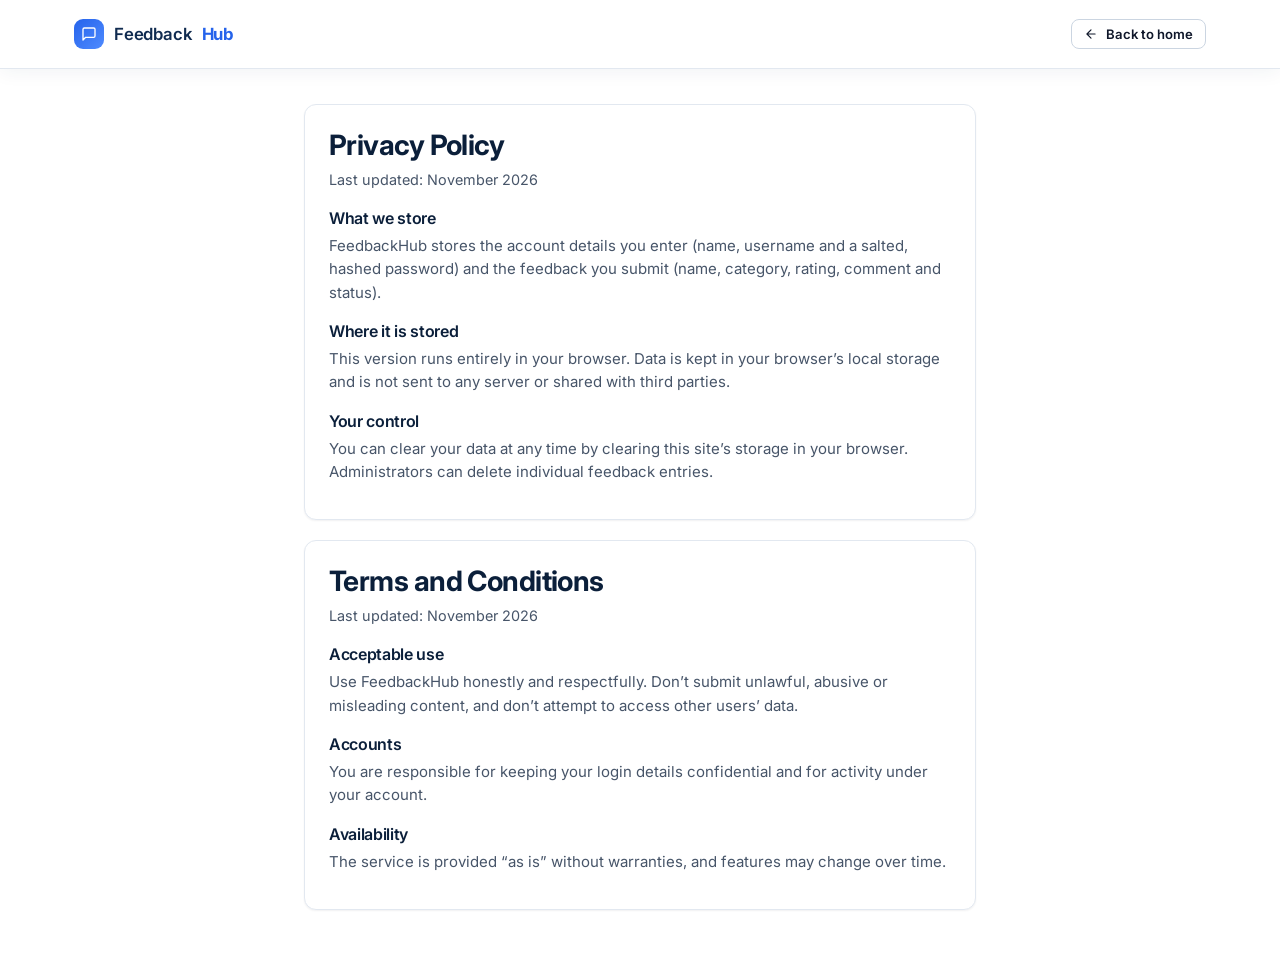
<file: legal.html>
<!DOCTYPE html>
<html lang="en">
<head>
  <meta charset="UTF-8" />
  <meta name="viewport" content="width=device-width, initial-scale=1.0" />
  <title>Privacy Policy & Terms — FeedbackHub</title>
  <meta name="description" content="FeedbackHub — collect, manage, analyse and improve customer experiences with one simple feedback management platform." />
  <link rel="preconnect" href="https://fonts.googleapis.com" /><link rel="preconnect" href="https://fonts.gstatic.com" crossorigin />
  <link href="https://fonts.googleapis.com/css2?family=Inter:wght@400;500;600;700&display=swap" rel="stylesheet" />
  <link rel="stylesheet" href="css/style.css" />
</head>
<body data-page="legal" class="home">
<header class="site-nav legal-nav"><div class="site-nav-in"><a class="brand" href="index.html"><span class="brand-mark"><svg class="icon" width="16" height="16" viewBox="0 0 24 24" fill="none" stroke="currentColor" stroke-width="2" stroke-linecap="round" stroke-linejoin="round" aria-hidden="true"><path d="M21 15a2 2 0 0 1-2 2H7l-4 4V5a2 2 0 0 1 2-2h14a2 2 0 0 1 2 2z"/></svg></span>Feedback<b>Hub</b></a><a class="btn btn-ghost btn-sm" href="index.html"><svg class="icon" width="14" height="14" viewBox="0 0 24 24" fill="none" stroke="currentColor" stroke-width="2" stroke-linecap="round" stroke-linejoin="round" aria-hidden="true"><path d="M19 12H5M12 19l-7-7 7-7"/></svg> Back to home</a></div></header>
<main class="page narrow legal">
  <section class="card" id="privacy"><h1>Privacy Policy</h1><p class="subtitle">Last updated: November 2026</p>
    <h3>What we store</h3><p>FeedbackHub stores the account details you enter (name, username and a salted, hashed password) and the feedback you submit (name, category, rating, comment and status).</p>
    <h3>Where it is stored</h3><p>This version runs entirely in your browser. Data is kept in your browser’s local storage and is not sent to any server or shared with third parties.</p>
    <h3>Your control</h3><p>You can clear your data at any time by clearing this site’s storage in your browser. Administrators can delete individual feedback entries.</p></section>
  <section class="card" id="terms"><h1>Terms and Conditions</h1><p class="subtitle">Last updated: November 2026</p>
    <h3>Acceptable use</h3><p>Use FeedbackHub honestly and respectfully. Don’t submit unlawful, abusive or misleading content, and don’t attempt to access other users’ data.</p>
    <h3>Accounts</h3><p>You are responsible for keeping your login details confidential and for activity under your account.</p>
    <h3>Availability</h3><p>The service is provided “as is” without warranties, and features may change over time.</p></section>
</main>
  <script src="js/storage.js"></script>
  <script src="js/ui.js"></script>
</body>
</html>
</file>
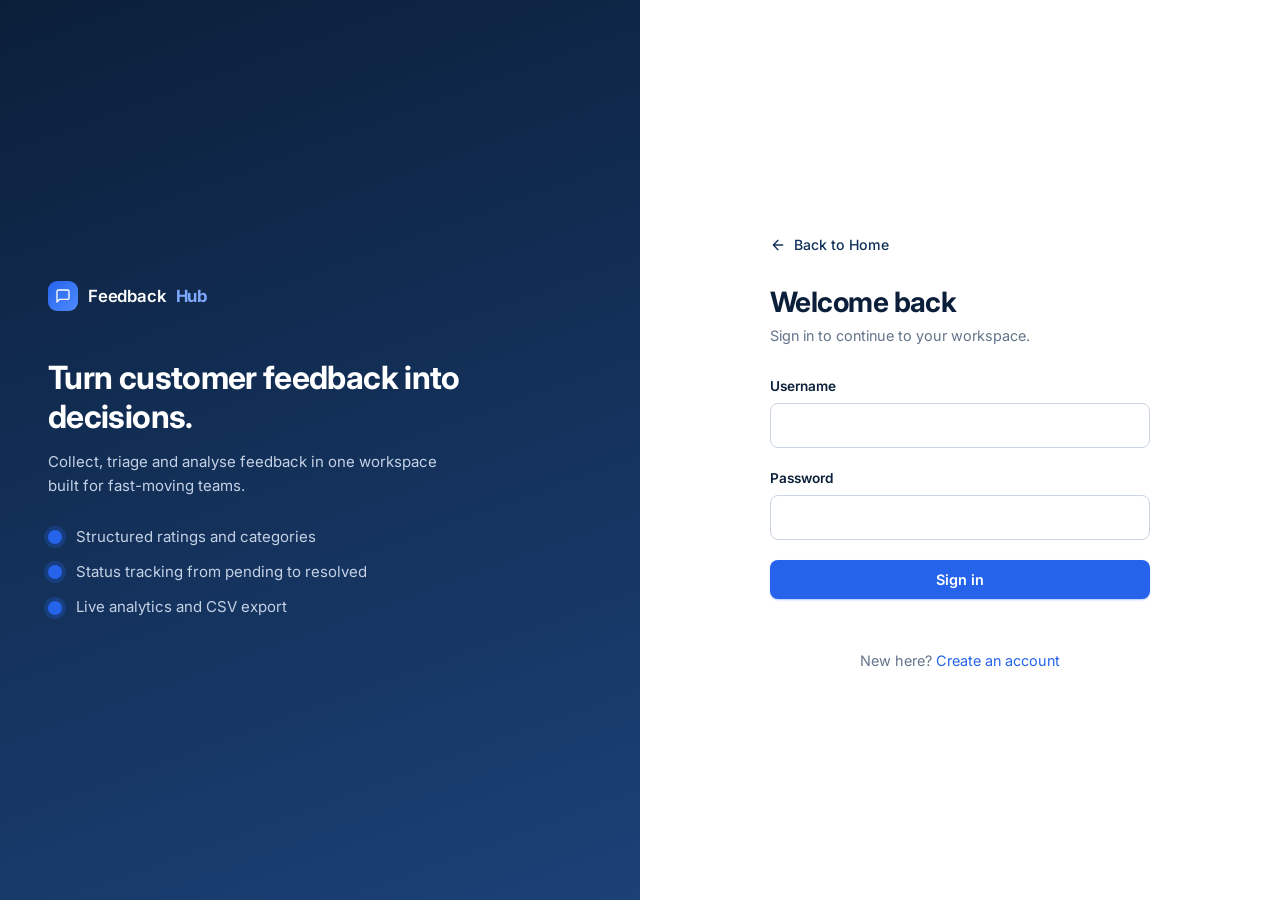
<file: login.html>
<!DOCTYPE html>
<html lang="en">
<head>
  <meta charset="UTF-8" />
  <meta name="viewport" content="width=device-width, initial-scale=1.0" />
  <title>Sign in — FeedbackHub</title>
  <link rel="preconnect" href="https://fonts.googleapis.com" /><link rel="preconnect" href="https://fonts.gstatic.com" crossorigin />
  <link href="https://fonts.googleapis.com/css2?family=Inter:wght@400;500;600;700&display=swap" rel="stylesheet" />
  <link rel="stylesheet" href="css/style.css" />
</head>
<body data-page="login">
  <main class="auth">
    <section class="auth-aside"><div class="auth-aside-in">
      <div class="brand"><span class="brand-mark"><svg class="icon" width="16" height="16" viewBox="0 0 24 24" fill="none" stroke="currentColor" stroke-width="2" stroke-linecap="round" stroke-linejoin="round"><path d="M21 15a2 2 0 0 1-2 2H7l-4 4V5a2 2 0 0 1 2-2h14a2 2 0 0 1 2 2z"/></svg></span>Feedback<b>Hub</b></div>
      <h2>Turn customer feedback into decisions.</h2>
      <p>Collect, triage and analyse feedback in one workspace built for fast-moving teams.</p>
      <ul><li>Structured ratings and categories</li><li>Status tracking from pending to resolved</li><li>Live analytics and CSV export</li></ul>
    </div></section>
    <section class="auth-main"><div class="auth-card">
      <a class="back-home" href="index.html"><svg class="icon" width="16" height="16" viewBox="0 0 24 24" fill="none" stroke="currentColor" stroke-width="2" stroke-linecap="round" stroke-linejoin="round" aria-hidden="true"><path d="M19 12H5M12 19l-7-7 7-7"/></svg>Back to Home</a>
      <h1>Welcome back</h1><p class="subtitle">Sign in to continue to your workspace.</p>
      <form id="loginForm">
        <div class="field"><label for="username">Username</label><input type="text" id="username" required autocapitalize="off" autocorrect="off" spellcheck="false" autocomplete="username" /></div>
        <div class="field"><label for="password">Password</label><input type="password" id="password" required autocomplete="current-password" /></div>
        <button type="submit" class="btn btn-primary btn-block" id="loginBtn">Sign in</button>
        <p class="form-message error-text" id="loginError" role="alert"></p>
      </form>
      <p class="auth-alt">New here? <a href="signup.html">Create an account</a></p>
    </div></section>
  </main>
  <script src="js/storage.js"></script>
  <script src="js/ui.js"></script>
  <script src="js/login.js"></script>
</body>
</html>
</file>
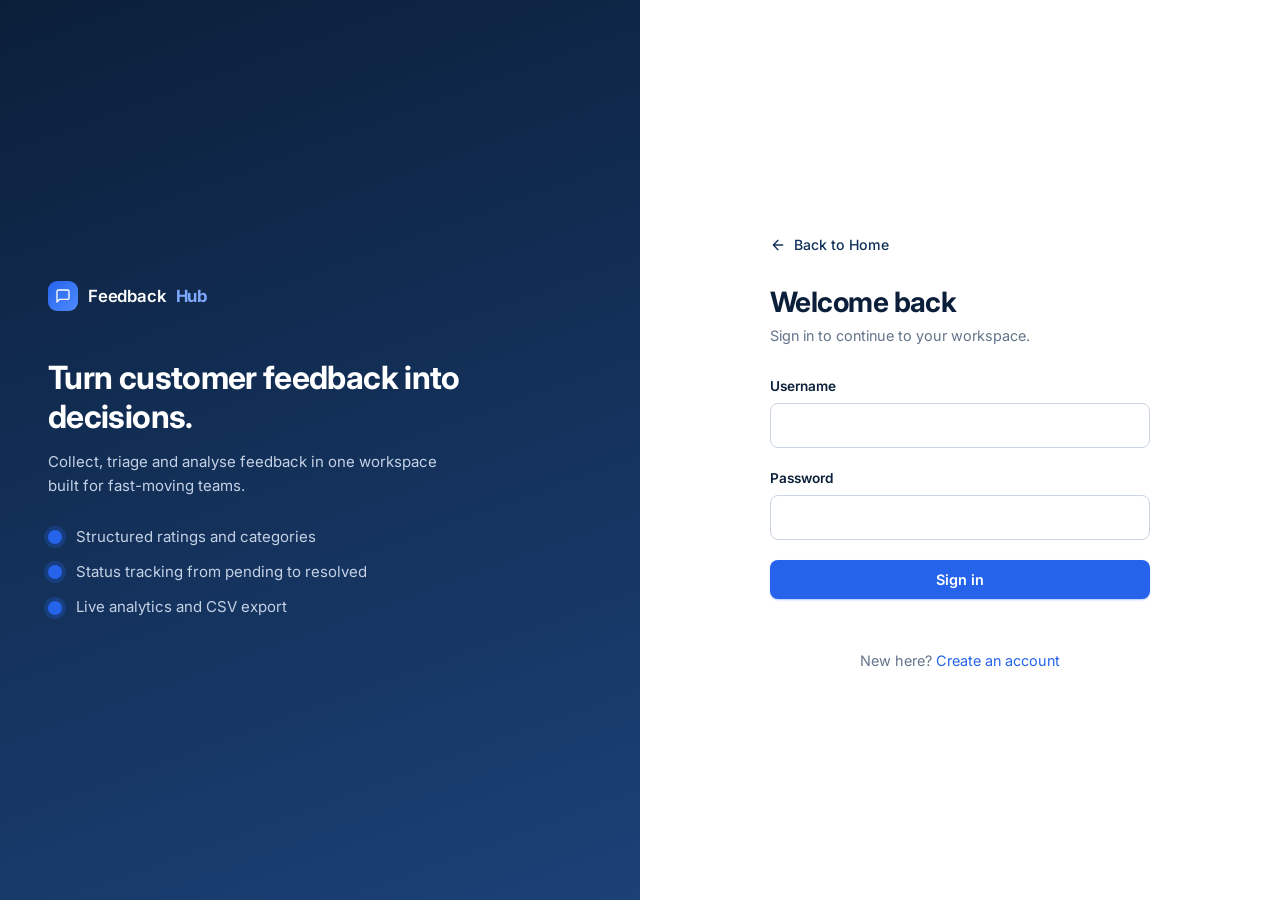
<file: my-feedback.html>
<!DOCTYPE html>
<html lang="en">
<head>
  <meta charset="UTF-8" />
  <meta name="viewport" content="width=device-width, initial-scale=1.0" />
  <title>My feedback — FeedbackHub</title>
  <link rel="preconnect" href="https://fonts.googleapis.com" /><link rel="preconnect" href="https://fonts.gstatic.com" crossorigin />
  <link href="https://fonts.googleapis.com/css2?family=Inter:wght@400;500;600;700&display=swap" rel="stylesheet" />
  <link rel="stylesheet" href="css/style.css" />
</head>
<body data-page="mine">
  <div id="nav"></div>
  <main class="page narrow">
    <div class="page-head"><div><div class="eyebrow">Your activity</div><h1>My feedback</h1>
      <p class="subtitle">Track the status of everything you’ve submitted.</p></div><a class="btn btn-primary" href="feedback.html"><svg class="icon" width="16" height="16" viewBox="0 0 24 24" fill="none" stroke="currentColor" stroke-width="2" stroke-linecap="round"><path d="M12 5v14M5 12h14"/></svg>New feedback</a></div>
    <div class="alert alert-success" id="confirmBox" hidden role="status">Thank you — your feedback was submitted successfully.</div>
    <div id="list"></div>
  </main>
  <script src="js/storage.js"></script>
  <script src="js/ui.js"></script>
  <script src="js/my-feedback.js"></script>
</body>
</html>
</file>
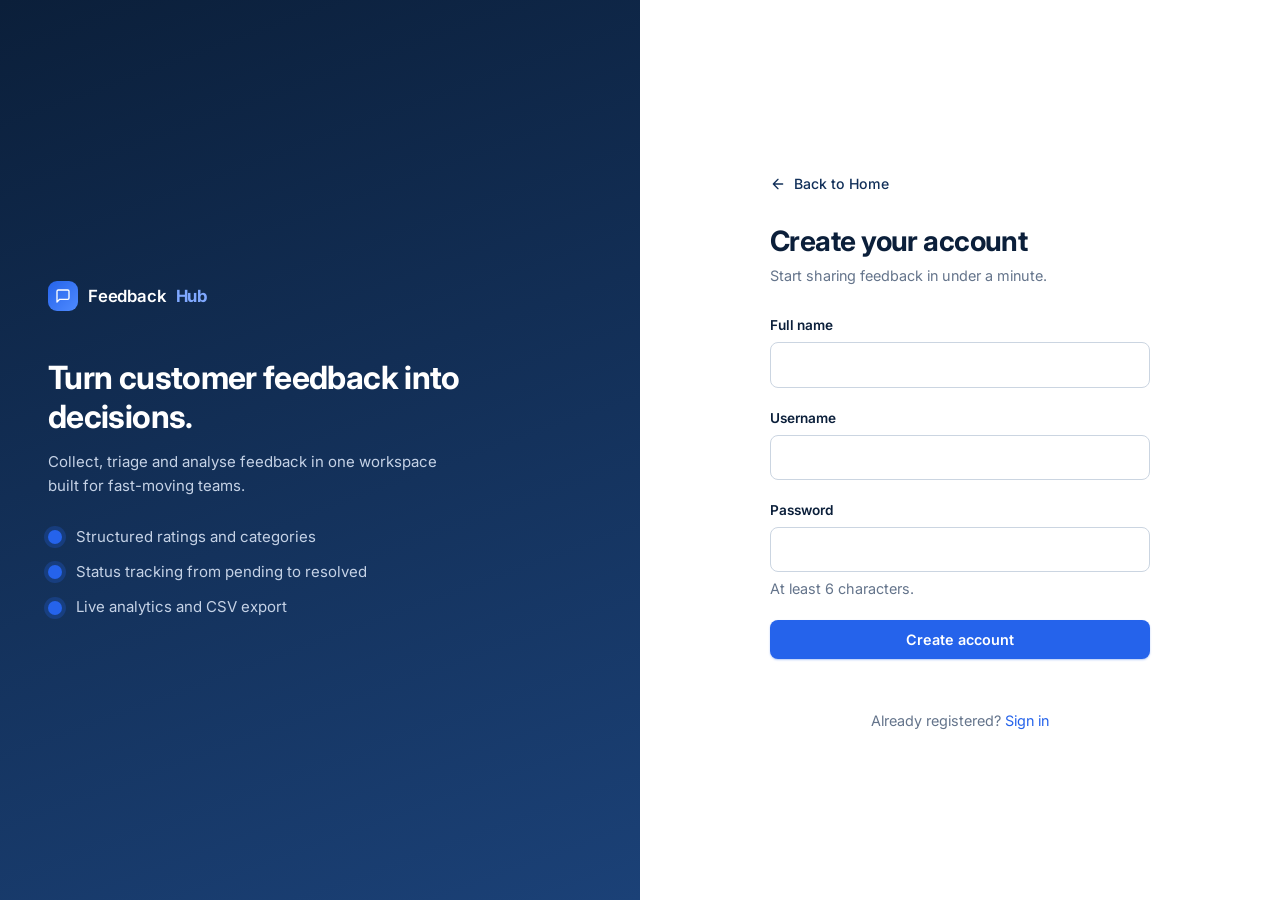
<file: signup.html>
<!DOCTYPE html>
<html lang="en">
<head>
  <meta charset="UTF-8" />
  <meta name="viewport" content="width=device-width, initial-scale=1.0" />
  <title>Create account — FeedbackHub</title>
  <link rel="preconnect" href="https://fonts.googleapis.com" /><link rel="preconnect" href="https://fonts.gstatic.com" crossorigin />
  <link href="https://fonts.googleapis.com/css2?family=Inter:wght@400;500;600;700&display=swap" rel="stylesheet" />
  <link rel="stylesheet" href="css/style.css" />
</head>
<body data-page="signup">
  <main class="auth">
    <section class="auth-aside"><div class="auth-aside-in">
      <div class="brand"><span class="brand-mark"><svg class="icon" width="16" height="16" viewBox="0 0 24 24" fill="none" stroke="currentColor" stroke-width="2" stroke-linecap="round" stroke-linejoin="round"><path d="M21 15a2 2 0 0 1-2 2H7l-4 4V5a2 2 0 0 1 2-2h14a2 2 0 0 1 2 2z"/></svg></span>Feedback<b>Hub</b></div>
      <h2>Turn customer feedback into decisions.</h2>
      <p>Collect, triage and analyse feedback in one workspace built for fast-moving teams.</p>
      <ul><li>Structured ratings and categories</li><li>Status tracking from pending to resolved</li><li>Live analytics and CSV export</li></ul>
    </div></section>
    <section class="auth-main"><div class="auth-card">
      <a class="back-home" href="index.html"><svg class="icon" width="16" height="16" viewBox="0 0 24 24" fill="none" stroke="currentColor" stroke-width="2" stroke-linecap="round" stroke-linejoin="round" aria-hidden="true"><path d="M19 12H5M12 19l-7-7 7-7"/></svg>Back to Home</a>
      <h1>Create your account</h1><p class="subtitle">Start sharing feedback in under a minute.</p>
      <form id="signupForm">
        <div class="field"><label for="name">Full name</label><input type="text" id="name" required maxlength="60" autocomplete="name" /></div>
        <div class="field"><label for="username">Username</label><input type="text" id="username" required maxlength="30" autocapitalize="off" spellcheck="false" autocomplete="username" /></div>
        <div class="field"><label for="password">Password</label><input type="password" id="password" required autocomplete="new-password" /><div class="hint">At least 6 characters.</div></div>
        <button type="submit" class="btn btn-primary btn-block" id="signupBtn">Create account</button>
        <p class="form-message error-text" id="signupError" role="alert"></p>
      </form>
      <p class="auth-alt">Already registered? <a href="login.html">Sign in</a></p>
    </div></section>
  </main>
  <script src="js/storage.js"></script>
  <script src="js/ui.js"></script>
  <script src="js/signup.js"></script>
</body>
</html>
</file>
<file: css/style.css>
/* style.css — FeedbackHub design system. Tokens first, then base, layout, components, responsive. */
:root{
  --navy-900:#0B1F3A;--navy-800:#12305A;--navy-700:#1B4177;
  --blue:#2563EB;--blue-600:#1D4ED8;--blue-50:#EFF4FF;
  --bg:#F5F7FB;--surface:#fff;--line:#E2E8F0;--line-2:#CBD5E1;
  --text:#0F172A;--muted:#64748B;
  --green:#059669;--green-50:#ECFDF5;--amber:#B45309;--amber-50:#FEF3C7;--red:#DC2626;--red-50:#FEF2F2;--gold:#F59E0B;
  --font:'Inter',system-ui,-apple-system,'Segoe UI',Roboto,sans-serif;
  --r:12px;--r-sm:8px;
  --sh-sm:0 1px 2px rgba(15,23,42,.06);--sh:0 1px 3px rgba(15,23,42,.06),0 8px 24px rgba(15,23,42,.06);--sh-lg:0 20px 50px rgba(11,31,58,.25);
  --ease:cubic-bezier(.2,.7,.2,1);
}
*{box-sizing:border-box}
html{-webkit-text-size-adjust:100%}
body{margin:0;font-family:var(--font);background:var(--bg);color:var(--text);line-height:1.55;font-size:15px;-webkit-font-smoothing:antialiased}
h1,h2,h3{margin:0 0 6px;letter-spacing:-.02em;line-height:1.2;color:var(--navy-900)}
h1{font-size:1.75rem;font-weight:700}h2{font-size:1.25rem;font-weight:650}h3{font-size:1rem;font-weight:600}
p{margin:0 0 12px}a{color:var(--blue);text-decoration:none}a:hover{text-decoration:underline}
.icon{flex:none;vertical-align:middle}
:focus-visible{outline:2px solid var(--blue);outline-offset:2px}
[hidden]{display:none!important}

/* ---------- top bar ---------- */
.topbar{position:sticky;top:0;z-index:20;background:var(--navy-900);box-shadow:0 1px 0 rgba(255,255,255,.06)}
.topbar-in{max-width:1180px;margin:0 auto;padding:0 24px;height:64px;display:flex;align-items:center;justify-content:space-between;gap:16px}
.brand{display:flex;align-items:center;gap:10px;font-weight:600;font-size:1.05rem;color:#fff;letter-spacing:-.01em}
.brand b{color:#7FA8FF;font-weight:700}.brand:hover{text-decoration:none}
.brand-mark{width:30px;height:30px;border-radius:9px;display:grid;place-items:center;background:linear-gradient(135deg,var(--blue),#4F8BFF);color:#fff}
.nav-links{display:flex;align-items:center;gap:4px}
.nav-links a,.nav-btn{display:inline-flex;align-items:center;gap:8px;padding:8px 14px;border-radius:var(--r-sm);color:#C5D2E6;font:500 .9rem var(--font);background:none;border:0;cursor:pointer;transition:background .2s,color .2s}
.nav-links a:hover,.nav-btn:hover{background:rgba(255,255,255,.08);color:#fff;text-decoration:none}
.nav-links a.active{background:rgba(255,255,255,.12);color:#fff}
.user-chip{width:32px;height:32px;margin:0 6px 0 10px;border-radius:50%;display:grid;place-items:center;background:var(--blue);color:#fff;font-weight:600;font-size:.85rem}

/* ---------- page layout ---------- */
.page{max-width:960px;margin:0 auto;padding:36px 24px 64px;animation:fadeUp .45s var(--ease) both}
.page.narrow{max-width:720px}.page.wide{max-width:1180px}
.page-head{display:flex;justify-content:space-between;align-items:flex-start;gap:16px;margin-bottom:24px}
.eyebrow{font-size:.75rem;font-weight:600;letter-spacing:.08em;text-transform:uppercase;color:var(--blue);margin-bottom:6px}
.subtitle,.hint{color:var(--muted);font-size:.9rem}.subtitle{margin:0}.hint{margin-top:6px}
.back-link{display:inline-flex;align-items:center;gap:6px;margin-bottom:18px;font-weight:500;font-size:.9rem;color:var(--muted)}
.back-link:hover{color:var(--blue);text-decoration:none}
@keyframes fadeUp{from{opacity:0;transform:translateY(10px)}to{opacity:1;transform:none}}

/* ---------- card ---------- */
.card{background:var(--surface);border:1px solid var(--line);border-radius:var(--r);box-shadow:var(--sh-sm);padding:24px;transition:box-shadow .25s,border-color .25s}
.fb-item{margin-bottom:14px}.fb-item:hover{box-shadow:var(--sh);border-color:var(--line-2)}
.fb-head{display:flex;align-items:center;gap:12px;flex-wrap:wrap;margin-bottom:10px}
.fb-date{color:var(--muted);font-size:.82rem;margin-right:auto}.fb-item p{margin:0;overflow-wrap:anywhere}

/* ---------- buttons ---------- */
.btn{display:inline-flex;align-items:center;justify-content:center;gap:8px;padding:10px 18px;border-radius:var(--r-sm);border:1px solid transparent;font:600 .9rem var(--font);cursor:pointer;transition:transform .15s,background .2s,box-shadow .2s,border-color .2s,color .2s}
.btn:hover{text-decoration:none}.btn:active{transform:scale(.98)}
.btn:disabled{opacity:.55;cursor:not-allowed;transform:none}
.btn-primary{background:var(--blue);color:#fff;box-shadow:0 1px 2px rgba(37,99,235,.35)}
.btn-primary:hover:not(:disabled){background:var(--blue-600);box-shadow:0 4px 14px rgba(37,99,235,.35)}
.btn-ghost{background:#fff;color:var(--text);border-color:var(--line-2)}
.btn-ghost:hover:not(:disabled){background:var(--bg);border-color:#94A3B8}
.btn-danger{background:var(--red);color:#fff}.btn-danger:hover{background:#B91C1C}
.btn-ghost-danger{background:#fff;color:var(--red);border-color:#FECACA}.btn-ghost-danger:hover{background:var(--red-50)}
.btn-sm{padding:6px 12px;font-size:.82rem}.btn-block{width:100%}
.btn-row{display:flex;gap:10px;flex-wrap:wrap}
.icon-btn{display:inline-grid;place-items:center;width:34px;height:34px;border-radius:var(--r-sm);border:0;background:none;color:var(--muted);cursor:pointer;transition:background .2s,color .2s}
.icon-btn:hover{background:var(--blue-50);color:var(--blue);text-decoration:none}
.icon-btn.danger:hover{background:var(--red-50);color:var(--red)}

/* ---------- forms ---------- */
.field{margin-bottom:20px}
label{display:block;font-weight:600;font-size:.85rem;margin-bottom:6px;color:var(--navy-900)}
.req{color:var(--red)}
input[type=text],input[type=password],input[type=search],select,textarea{width:100%;padding:10px 12px;font:inherit;color:var(--text);background:#fff;border:1px solid var(--line-2);border-radius:var(--r-sm);transition:border-color .2s,box-shadow .2s}
input::placeholder,textarea::placeholder{color:#94A3B8}
input:hover,select:hover,textarea:hover{border-color:#94A3B8}
input:focus,select:focus,textarea:focus{outline:0;border-color:var(--blue);box-shadow:0 0 0 3px rgba(37,99,235,.15)}
textarea{min-height:130px;resize:vertical}
.field-meta{display:flex;justify-content:space-between;color:var(--muted);font-size:.8rem;margin-top:6px}
.form-actions{display:flex;align-items:center;gap:14px;flex-wrap:wrap}.form-actions .hint{margin:0}
.form-message{min-height:1.3em;margin:12px 0 0;font-size:.9rem}
.error-text{color:var(--red)}.success-text{color:var(--green)}
.star-input{display:flex;gap:4px}
.star-input button{background:none;border:0;padding:4px;cursor:pointer;color:#CBD5E1;transition:transform .15s,color .15s}
.star-input button svg{fill:none}
.star-input button.hovered,.star-input button.selected{color:var(--gold)}
.star-input button.hovered svg,.star-input button.selected svg{fill:currentColor}
.star-input button:hover{transform:scale(1.15)}
.stars{display:inline-flex;gap:1px;color:#CBD5E1}.stars .on{color:var(--gold)}.stars .on svg{fill:currentColor}

/* ---------- badges / chips / alerts ---------- */
.badge{display:inline-block;padding:3px 10px;border-radius:999px;font-size:.75rem;font-weight:600}
.badge-pending{background:var(--amber-50);color:var(--amber)}.badge-reviewed{background:var(--blue-50);color:var(--blue-600)}.badge-resolved{background:var(--green-50);color:var(--green)}
.chip{display:inline-block;padding:3px 10px;border-radius:6px;background:#EEF2F7;color:var(--navy-800);font-size:.78rem;font-weight:500}
.alert{padding:12px 16px;border-radius:var(--r-sm);margin-bottom:18px;font-weight:500}
.alert-success{background:var(--green-50);color:#065F46;border:1px solid #A7F3D0}

/* ---------- pulse ---------- */
.pulse{display:flex;align-items:center;flex-wrap:wrap;gap:6px;padding:12px 16px;margin-bottom:20px;background:#fff;border:1px solid var(--line);border-radius:var(--r)}
.pulse-label{font-size:.75rem;font-weight:600;letter-spacing:.06em;text-transform:uppercase;color:var(--muted);margin-right:8px}
.pulse-empty{color:var(--muted);font-size:.85rem}
.pulse-dot{width:12px;height:12px;border-radius:50%;animation:pop .4s var(--ease) both}
.pulse-dot.low{background:var(--red)}.pulse-dot.mid{background:var(--gold)}.pulse-dot.high{background:var(--green)}
@keyframes pop{from{transform:scale(0)}to{transform:scale(1)}}

/* ---------- toolbar / table / pager ---------- */
.toolbar-card{padding:14px;margin-bottom:16px}
.toolbar{display:flex;gap:10px;flex-wrap:wrap}.toolbar select{width:auto;flex:0 1 160px}
.search{position:relative;flex:1 1 240px}.search .icon{position:absolute;left:12px;top:50%;transform:translateY(-50%);color:var(--muted);pointer-events:none}
.search input{padding-left:36px}
.table-card{padding:0;overflow:hidden}.table-scroll{overflow-x:auto}
.table{width:100%;border-collapse:collapse;font-size:.9rem}
.table th{padding:12px 16px;text-align:left;font-size:.74rem;font-weight:600;letter-spacing:.05em;text-transform:uppercase;color:var(--muted);background:#F8FAFC;border-bottom:1px solid var(--line);white-space:nowrap}
.table td{padding:14px 16px;border-bottom:1px solid #EEF2F7;vertical-align:middle}
.table tbody tr{transition:background .15s}.table tbody tr:hover{background:#F8FAFF}.table tbody tr:last-child td{border-bottom:0}
.cell-comment{max-width:280px;color:#334155;overflow-wrap:anywhere}
.cell-actions,.th-actions{text-align:right;white-space:nowrap}
.pager{display:flex;justify-content:space-between;align-items:center;gap:12px;flex-wrap:wrap;margin-top:16px;color:var(--muted);font-size:.85rem}
.pager-btns{display:flex;align-items:center;gap:12px}
.empty-state{text-align:center;color:var(--muted);padding:48px 24px;display:flex;flex-direction:column;align-items:center;gap:6px}
.empty-state .icon{color:#94A3B8;margin-bottom:6px}.empty-state .btn{margin-top:10px}

/* ---------- detail + analytics ---------- */
.detail-grid{display:grid;grid-template-columns:1.2fr 1fr;gap:20px}
.comment-full{margin:0;white-space:pre-wrap;overflow-wrap:anywhere}
.stat-grid{display:grid;grid-template-columns:repeat(4,1fr);gap:16px;margin-bottom:20px}
.stat-card{background:#fff;border:1px solid var(--line);border-radius:var(--r);padding:20px;box-shadow:var(--sh-sm);transition:transform .2s,box-shadow .2s}
.stat-card:hover{transform:translateY(-2px);box-shadow:var(--sh)}
.stat-ico{width:36px;height:36px;border-radius:10px;display:grid;place-items:center;background:var(--blue-50);color:var(--blue);margin-bottom:14px}
.stat-value{font-size:1.9rem;font-weight:700;letter-spacing:-.03em;color:var(--navy-900);line-height:1.1}
.stat-label{color:var(--muted);font-size:.85rem;margin-top:4px}
.chart-grid{display:grid;grid-template-columns:repeat(3,1fr);gap:16px}.chart-card.wide-2{grid-column:span 2}.chart-card h3{margin-bottom:14px}

/* ---------- auth ---------- */
.auth{display:grid;grid-template-columns:1fr 1fr;min-height:100vh}
.auth-aside{background:linear-gradient(160deg,var(--navy-900),var(--navy-700));color:#C5D2E6;display:flex;align-items:center;padding:48px}
.auth-aside-in{max-width:420px}.auth-aside h2{color:#fff;font-size:2rem;font-weight:700;margin:48px 0 14px}
.auth-aside ul{list-style:none;padding:0;margin:28px 0 0;display:grid;gap:12px}
.auth-aside li{padding-left:28px;position:relative}
.auth-aside li:before{content:"";position:absolute;left:0;top:.35em;width:14px;height:14px;border-radius:50%;background:var(--blue);box-shadow:0 0 0 4px rgba(37,99,235,.25)}
.auth-main{display:grid;place-items:center;padding:32px 24px;background:#fff}
.auth-card{width:100%;max-width:380px;animation:fadeUp .45s var(--ease) both}.auth-card .subtitle{margin-bottom:28px}
.auth-alt{text-align:center;margin:20px 0 0;color:var(--muted);font-size:.9rem}

/* ---------- modal + toast ---------- */
.modal-overlay{position:fixed;inset:0;z-index:50;background:rgba(11,31,58,.55);backdrop-filter:blur(3px);display:grid;place-items:center;padding:20px;animation:fade .2s both}
.modal{background:#fff;border-radius:16px;padding:28px;max-width:400px;width:100%;box-shadow:var(--sh-lg);animation:fadeUp .25s var(--ease) both}
.modal-icon{width:44px;height:44px;border-radius:50%;display:grid;place-items:center;background:var(--red-50);color:var(--red);margin-bottom:14px}
.modal p{color:var(--muted)}.modal-actions{display:flex;justify-content:flex-end;gap:10px;margin-top:20px}
@keyframes fade{from{opacity:0}}
.toasts{position:fixed;right:20px;bottom:20px;z-index:60;display:grid;gap:10px}
.toast{display:flex;align-items:center;gap:10px;padding:12px 16px;border-radius:10px;background:var(--navy-900);color:#fff;font-weight:500;font-size:.9rem;box-shadow:var(--sh-lg);animation:fadeUp .3s var(--ease) both;transition:opacity .25s,transform .25s}
.toast .icon{color:#34D399}.toast-error .icon{color:#F87171}.toast.out{opacity:0;transform:translateY(8px)}

/* ---------- responsive ---------- */
@media(max-width:960px){.stat-grid{grid-template-columns:repeat(2,1fr)}.chart-grid{grid-template-columns:1fr}.chart-card.wide-2{grid-column:auto}.detail-grid{grid-template-columns:1fr}}
@media(max-width:820px){.auth{grid-template-columns:1fr}.auth-aside{display:none}}
@media(max-width:760px){
  .topbar-in{padding:0 14px}.nav-links a span,.nav-btn span{display:none}.nav-links a,.nav-btn{padding:9px 11px}
  .page{padding:24px 16px 48px}.page-head{flex-direction:column}h1{font-size:1.5rem}
  .toolbar select{flex:1 1 45%}
  .table thead{display:none}.table,.table tbody,.table tr,.table td{display:block;width:100%}
  .table tr{padding:14px 16px;border-bottom:1px solid var(--line)}.table td{border:0;padding:5px 0;display:flex;justify-content:space-between;gap:16px;text-align:right}
  .table td:before{content:attr(data-label);font-weight:600;font-size:.74rem;text-transform:uppercase;letter-spacing:.05em;color:var(--muted);text-align:left}
  .cell-comment{max-width:none}.cell-actions{justify-content:flex-end!important}
}
@media(max-width:420px){.stat-grid{grid-template-columns:1fr}}
@media(prefers-reduced-motion:reduce){*{animation:none!important;transition:none!important}}

/* ======================= HOMEPAGE (index.html) & LEGAL ======================= */
:root{--navy-brand:#102B50}
html{scroll-behavior:smooth;scroll-padding-top:84px}
body.home{background:#fff;overflow-x:hidden}
.wrap{max-width:1180px;margin:0 auto;padding:0 24px}
.admin-tag{display:inline-block;margin-top:40px;padding:4px 12px;border:1px solid rgba(255,255,255,.3);border-radius:999px;font-size:.75rem;font-weight:600;letter-spacing:.08em;text-transform:uppercase;color:#fff}
.admin-tag+h2{margin-top:16px}

/* nav */
.site-nav{position:sticky;top:0;z-index:30;background:rgba(255,255,255,.92);backdrop-filter:saturate(1.4) blur(10px);box-shadow:0 1px 0 var(--line),0 4px 18px rgba(16,43,80,.06)}
.site-nav-in{max-width:1180px;margin:0 auto;padding:0 24px;height:68px;display:flex;align-items:center;gap:24px;position:relative}
.site-nav .brand{color:var(--navy-brand)}.site-nav .brand b{color:var(--blue)}
.site-menu{display:flex;align-items:center;gap:28px;margin-left:auto}
.site-links{display:flex;gap:4px;list-style:none;margin:0;padding:0}
.site-links a{display:block;padding:8px 14px;border-radius:var(--r-sm);color:#475569;font-weight:500;font-size:.92rem;transition:color .2s,background .2s}
.site-links a:hover{color:var(--navy-brand);background:var(--bg);text-decoration:none}.site-links a.active{color:var(--blue);background:var(--blue-50)}
.site-actions{display:flex;gap:10px}.site-actions .btn{padding:9px 16px}
.nav-toggle{display:none;margin-left:auto;width:42px;height:42px;border-radius:var(--r-sm);border:1px solid var(--line-2);background:#fff;color:var(--navy-brand);cursor:pointer;place-items:center}
.legal-nav .site-nav-in{justify-content:space-between}

/* hero */
.hero{padding:72px 0 64px;background:radial-gradient(60% 70% at 85% 10%,rgba(37,99,235,.10),transparent 70%),linear-gradient(#fff,#F8FAFF)}
.hero-grid{display:grid;grid-template-columns:1.02fr 1fr;gap:56px;align-items:center}
.pill{display:inline-flex;align-items:center;gap:8px;padding:6px 14px;border-radius:999px;background:var(--blue-50);color:var(--blue-600);font-size:.82rem;font-weight:600;margin-bottom:20px}
.hero h1{font-size:clamp(2.25rem,4.6vw,3.5rem);font-weight:800;letter-spacing:-.035em;color:var(--navy-brand);margin-bottom:18px}
.lead{font-size:1.12rem;color:var(--muted);max-width:520px;margin-bottom:28px}
.hero-cta{display:flex;gap:12px;flex-wrap:wrap;margin-bottom:24px}.btn-lg{padding:13px 24px;font-size:.98rem}
.btn-white{background:#fff;color:var(--navy-brand)}.btn-white:hover{box-shadow:0 8px 24px rgba(0,0,0,.2);transform:translateY(-1px);text-decoration:none}
.hero-points{list-style:none;display:flex;gap:22px;flex-wrap:wrap;margin:0;padding:0;color:var(--muted);font-size:.88rem}
.hero-points li{display:flex;align-items:center;gap:6px}.hero-points .icon{color:var(--green)}

/* dashboard mockup */
.hero-visual{position:relative}
.mock{position:relative;background:#fff;border:1px solid var(--line);border-radius:18px;box-shadow:0 30px 70px rgba(16,43,80,.18),0 4px 12px rgba(16,43,80,.06);animation:float 7s ease-in-out infinite}
@keyframes float{50%{transform:translateY(-6px)}}
.mock-bar{display:flex;align-items:center;gap:12px;padding:12px 16px;border-bottom:1px solid var(--line);background:#F8FAFC;border-radius:18px 18px 0 0}
.dots{display:flex;gap:6px}.dots i{width:10px;height:10px;border-radius:50%;background:#CBD5E1}
.mock-title{font-weight:600;font-size:.82rem;color:var(--navy-brand)}
.sample{margin-left:auto;font-size:.68rem;font-weight:600;letter-spacing:.06em;text-transform:uppercase;color:var(--muted);padding:2px 8px;border:1px dashed var(--line-2);border-radius:6px}
.mock-body{padding:16px;display:grid;gap:12px}
.mock small{display:block;color:var(--muted);font-size:.7rem;font-weight:500}
.mock-stats{display:grid;grid-template-columns:repeat(3,1fr);gap:10px}
.mock-stats>div,.mock-card{border:1px solid var(--line);border-radius:12px;padding:12px;background:#fff}
.mock-stats b{display:block;font-size:1.3rem;color:var(--navy-brand);letter-spacing:-.02em;line-height:1.2}.mock-stats em{font-style:normal;font-size:.7rem;font-weight:600;color:var(--green)}
.mock-grid{display:grid;grid-template-columns:1.4fr 1fr;gap:12px}
.mock-chart{display:flex;align-items:flex-end;gap:7px;height:86px;margin-top:10px}
.mock-chart i{flex:1;height:var(--h);border-radius:5px 5px 2px 2px;background:linear-gradient(var(--blue),#7FA8FF)}.mock-chart i:nth-child(odd){opacity:.55}
.mock-rate{display:flex;align-items:center;gap:8px;margin:6px 0 8px}.mock-rate b{font-size:1.5rem;color:var(--navy-brand)}.mock-rate .stars{gap:0}
.rbar{height:6px;border-radius:4px;background:#EEF2F7;margin-top:6px}.rbar i{display:block;height:100%;width:var(--w);border-radius:4px;background:var(--gold)}
.act{display:flex;align-items:center;gap:10px;padding:8px 0;font-size:.8rem;color:#334155;border-top:1px solid #EEF2F7}.act:first-of-type{margin-top:8px}
.act em{margin-left:auto;font-style:normal;white-space:nowrap}.act .badge{font-size:.66rem;padding:2px 8px}
.dot{width:8px;height:8px;border-radius:50%;flex:none}.dot.g{background:var(--green)}.dot.b{background:var(--blue)}.dot.a{background:var(--gold)}

/* stats band */
.stats-band{padding:0 0 8px;margin-top:-1px}
.stat-grid-home{display:grid;grid-template-columns:repeat(4,1fr);gap:16px;margin-top:-1px;padding-top:40px}
.stat-tile{display:flex;align-items:center;gap:14px;padding:20px;background:#fff;border:1px solid var(--line);border-radius:var(--r);box-shadow:var(--sh-sm);transition:transform .2s,box-shadow .2s}
.stat-tile:hover{transform:translateY(-3px);box-shadow:var(--sh)}
.stat-ico,.why-ico{width:44px;height:44px;flex:none;border-radius:12px;display:grid;place-items:center;background:var(--blue-50);color:var(--blue)}
.stat-num{font-size:1.7rem;font-weight:700;letter-spacing:-.03em;color:var(--navy-brand);line-height:1.1}.stat-cap{color:var(--muted);font-size:.85rem}
.stats-note{text-align:center;color:var(--muted);font-size:.8rem;margin:14px 0 0}

/* sections */
.section{padding:88px 0}.section.alt{background:#F8FAFF;border-block:1px solid var(--line)}
.sec-head{text-align:center;max-width:620px;margin:0 auto 48px}
.sec-head h2,.why-copy h2,.cta h2{font-size:clamp(1.7rem,3vw,2.3rem);font-weight:700;letter-spacing:-.03em;color:var(--navy-brand);margin-bottom:10px}
.sec-head p{color:var(--muted);margin:0}
.feature-grid{display:grid;grid-template-columns:repeat(3,1fr);gap:20px}
.feature{padding:28px;background:#fff;border:1px solid var(--line);border-radius:16px;transition:transform .25s var(--ease),box-shadow .25s,border-color .25s}
.feature:hover{transform:translateY(-5px);box-shadow:var(--sh);border-color:#BFD2FB}
.feature-ico{width:48px;height:48px;border-radius:13px;display:grid;place-items:center;background:linear-gradient(135deg,var(--blue),#4F8BFF);color:#fff;margin-bottom:18px;box-shadow:0 6px 16px rgba(37,99,235,.28)}
.feature h3{font-size:1.05rem;color:var(--navy-brand)}.feature p{color:var(--muted);margin:0;font-size:.93rem}
.steps{list-style:none;margin:0;padding:0;display:grid;grid-template-columns:repeat(3,1fr);gap:32px;position:relative}
.steps:before{content:"";position:absolute;top:32px;left:16.6%;right:16.6%;border-top:2px dashed #BFD2FB}
.step{text-align:center;position:relative}
.step-num{position:relative;width:64px;height:64px;margin:0 auto 18px;border-radius:50%;display:grid;place-items:center;background:#fff;color:var(--blue);border:2px solid var(--blue);box-shadow:0 0 0 6px #F8FAFF,var(--sh-sm)}
.step-num span{position:absolute;top:-6px;right:-6px;width:24px;height:24px;border-radius:50%;background:var(--navy-brand);color:#fff;font-size:.72rem;font-weight:700;display:grid;place-items:center}
.step h3{color:var(--navy-brand)}.step p{color:var(--muted);max-width:280px;margin:0 auto;font-size:.93rem}
.why-grid{display:grid;grid-template-columns:1fr 1.15fr;gap:56px;align-items:start}
.why-copy{position:sticky;top:100px}.why-copy p{color:var(--muted);margin-bottom:22px}
.why-list{list-style:none;margin:0;padding:0;display:grid;gap:12px}
.why-item{display:flex;gap:16px;padding:18px 20px;background:#fff;border:1px solid var(--line);border-radius:var(--r);transition:border-color .2s,transform .2s}
.why-item:hover{border-color:#BFD2FB;transform:translateX(4px)}.why-item h3{margin:0 0 2px;font-size:1rem;color:var(--navy-brand)}.why-item p{margin:0;color:var(--muted);font-size:.9rem}
.cta{text-align:center;padding:64px 32px;border-radius:24px;color:#C5D2E6;background:radial-gradient(70% 120% at 80% 0,rgba(37,99,235,.55),transparent 60%),var(--navy-brand);box-shadow:var(--sh-lg)}
.cta h2{color:#fff}.cta p{max-width:480px;margin:0 auto 26px}
.reveal{opacity:0;transform:translateY(14px);transition:opacity .6s var(--ease),transform .6s var(--ease)}.reveal.in{opacity:1;transform:none}

/* footer */
.site-footer{background:var(--navy-brand);color:#A9B9D0;padding:64px 0 0;font-size:.92rem}
.foot-grid{display:grid;grid-template-columns:1.5fr 1fr 1fr 1fr;gap:40px}
.site-footer .brand{color:#fff}.site-footer .brand b{color:#7FA8FF}.foot-brand p{margin:16px 0 0;max-width:300px}
.site-footer h4{margin:0 0 14px;color:#fff;font-size:.8rem;letter-spacing:.08em;text-transform:uppercase}
.site-footer ul{list-style:none;margin:0;padding:0;display:grid;gap:10px}
.site-footer a{color:#A9B9D0;transition:color .2s}.site-footer a:hover{color:#fff;text-decoration:none}
.site-footer .admin-link{display:inline-flex;align-items:center;gap:7px;padding:6px 12px;border:1px solid rgba(255,255,255,.25);border-radius:var(--r-sm);color:#fff;font-weight:500}
.site-footer .admin-link:hover{background:rgba(255,255,255,.1)}
.foot-bottom{display:flex;justify-content:space-between;gap:12px;flex-wrap:wrap;margin-top:48px;padding:22px 0;border-top:1px solid rgba(255,255,255,.12);font-size:.85rem}
.legal{display:grid;gap:20px}.legal .card h3{margin-top:18px}.legal .card p{color:#475569}.legal .subtitle{margin-bottom:6px}

/* responsive */
@media(max-width:960px){
  .hero-grid{grid-template-columns:1fr;gap:40px}.hero{padding:48px 0}.hero-visual{max-width:560px;margin:0 auto;width:100%}
  .stat-grid-home{grid-template-columns:repeat(2,1fr)}.feature-grid{grid-template-columns:repeat(2,1fr)}
  .why-grid{grid-template-columns:1fr;gap:32px}.why-copy{position:static}.foot-grid{grid-template-columns:1fr 1fr}
}
@media(max-width:860px){
  .nav-toggle{display:grid}
  .site-menu{display:none;position:absolute;top:100%;left:0;right:0;flex-direction:column;align-items:stretch;gap:14px;padding:14px 20px 20px;background:#fff;border-bottom:1px solid var(--line);box-shadow:0 14px 24px rgba(16,43,80,.1)}
  .site-nav.open .site-menu{display:flex}.site-links{flex-direction:column}.site-links a{padding:12px 14px}.site-actions{flex-direction:column}.site-actions .btn{padding:12px}
}
@media(max-width:700px){
  .steps{grid-template-columns:1fr;gap:28px}.steps:before{top:32px;bottom:32px;left:32px;right:auto;border-top:0;border-left:2px dashed #BFD2FB}
  .step{text-align:left;padding-left:84px}.step-num{position:absolute;left:0;top:0;margin:0}.step p{margin:0}
  .section{padding:64px 0}.feature-grid{grid-template-columns:1fr}.mock-grid{grid-template-columns:1fr}.mock-stats b{font-size:1.1rem}
  .foot-grid{grid-template-columns:1fr}.foot-bottom{flex-direction:column}.cta{padding:48px 20px}.hero-cta .btn{flex:1}
}
@media(max-width:420px){.stat-grid-home{grid-template-columns:1fr}.wrap,.site-nav-in{padding-inline:16px}}

/* ---------- auth pages: back-to-home link ---------- */
.back-home{display:inline-flex;align-items:center;gap:8px;margin-bottom:24px;padding:6px 12px 6px 8px;margin-left:-8px;border-radius:var(--r-sm);color:var(--navy-800);font-weight:500;font-size:.88rem;transition:color .2s,background .2s}
.back-home .icon{transition:transform .2s var(--ease)}
.back-home:hover{color:var(--blue);background:var(--blue-50);text-decoration:none}
.back-home:hover .icon{transform:translateX(-3px)}
.back-home:focus-visible{outline:2px solid var(--blue);outline-offset:2px}
</file>
